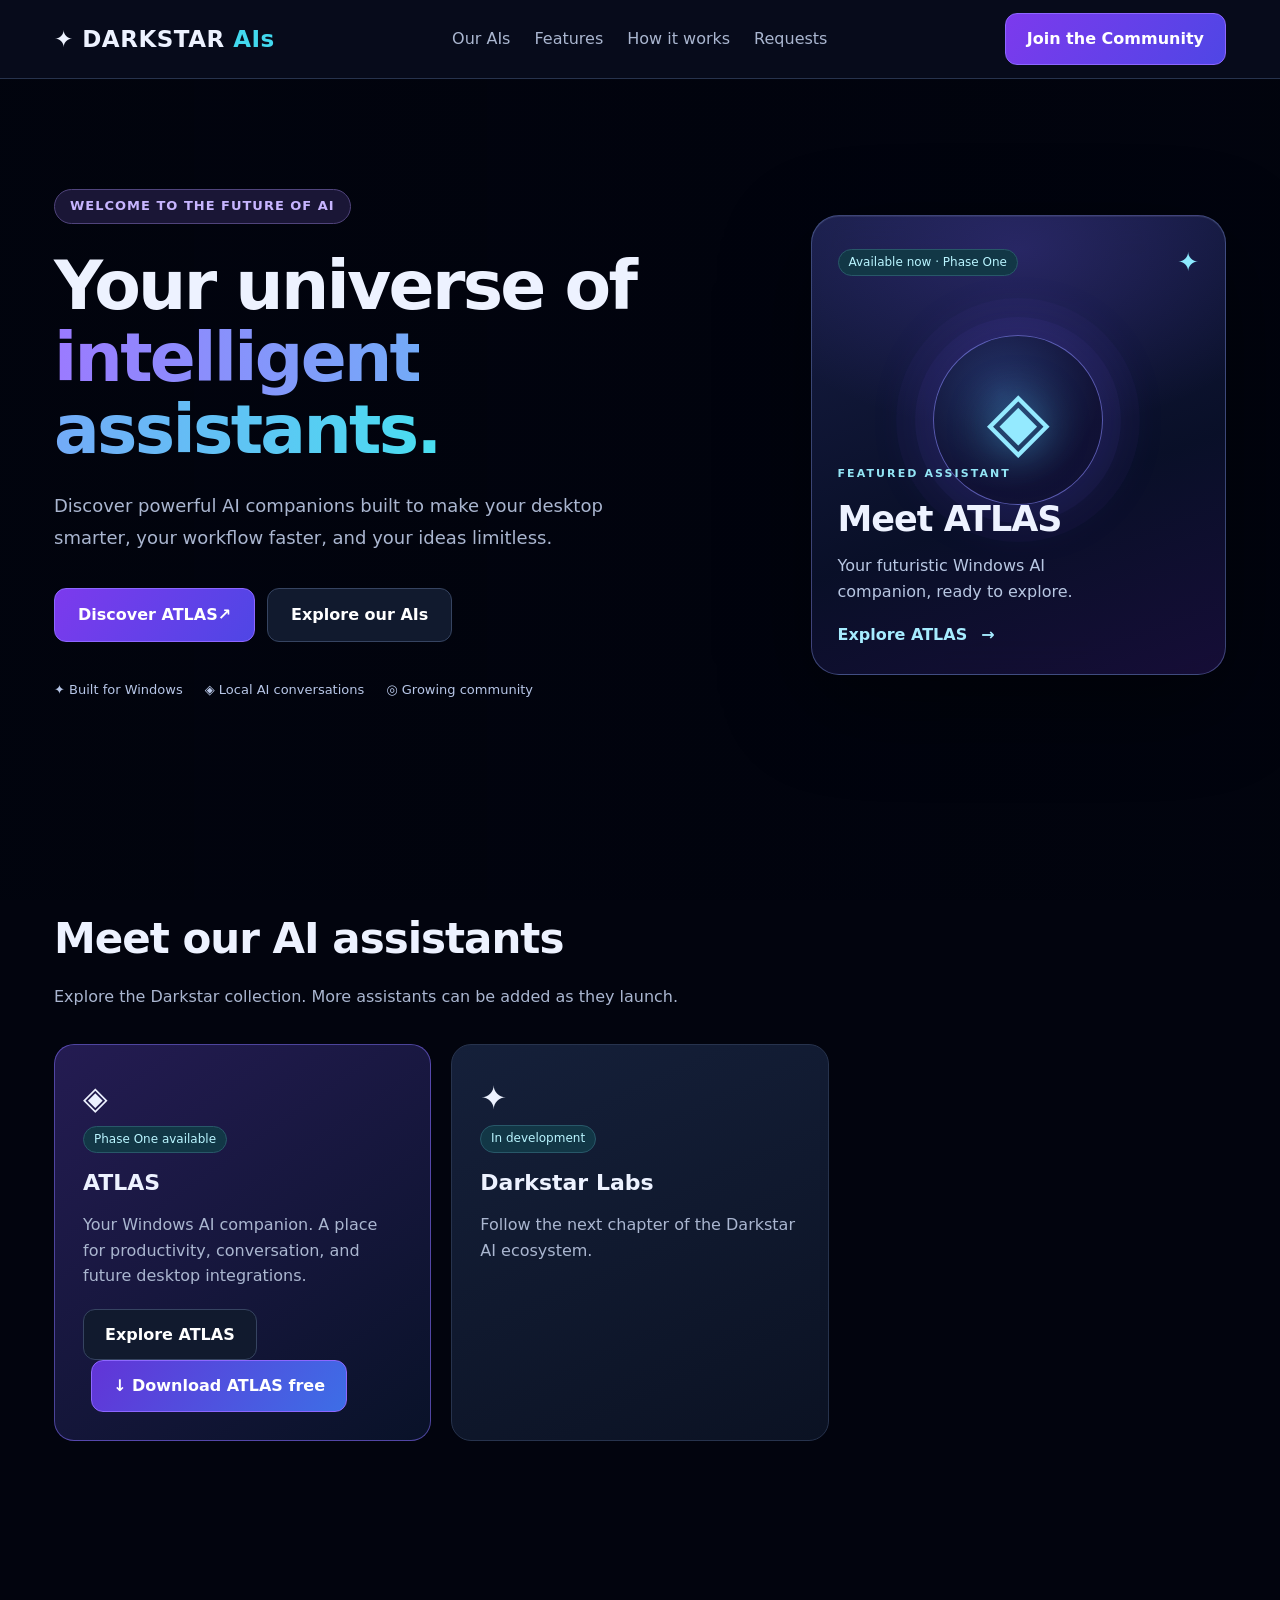
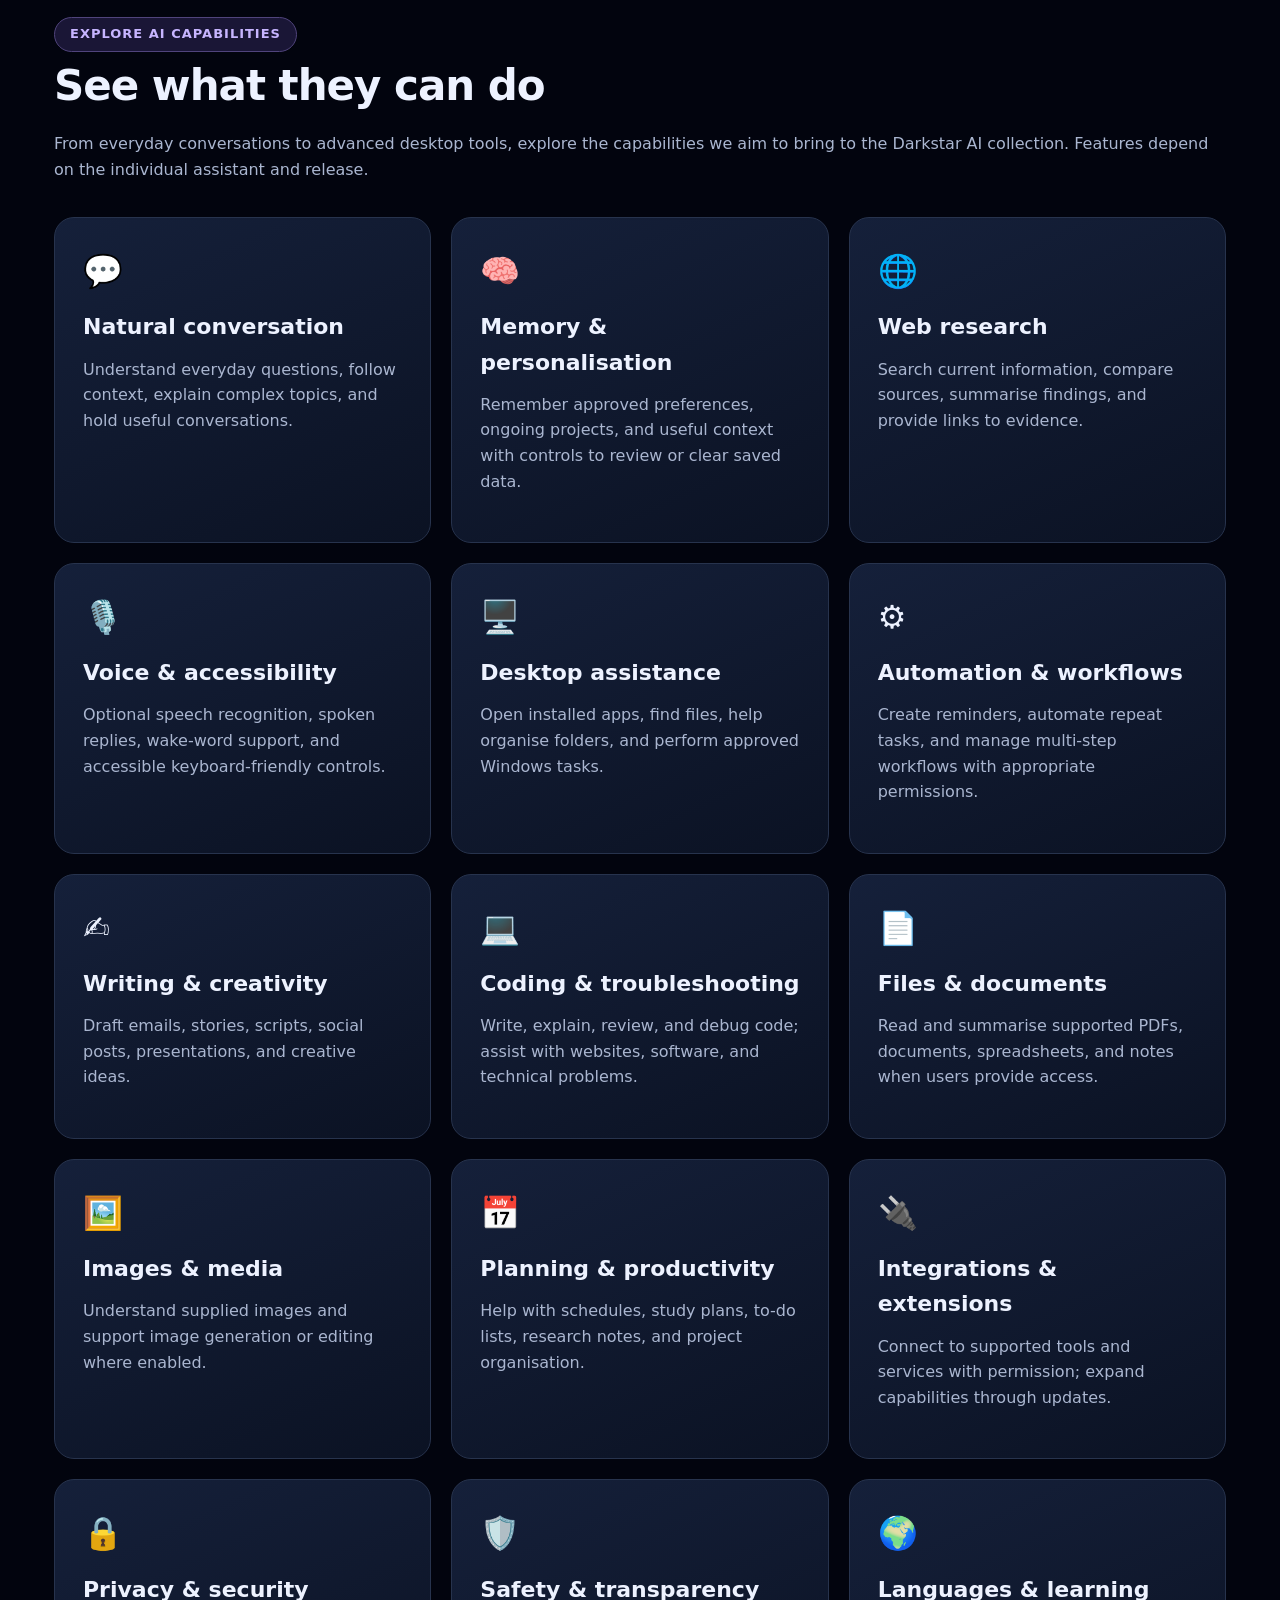
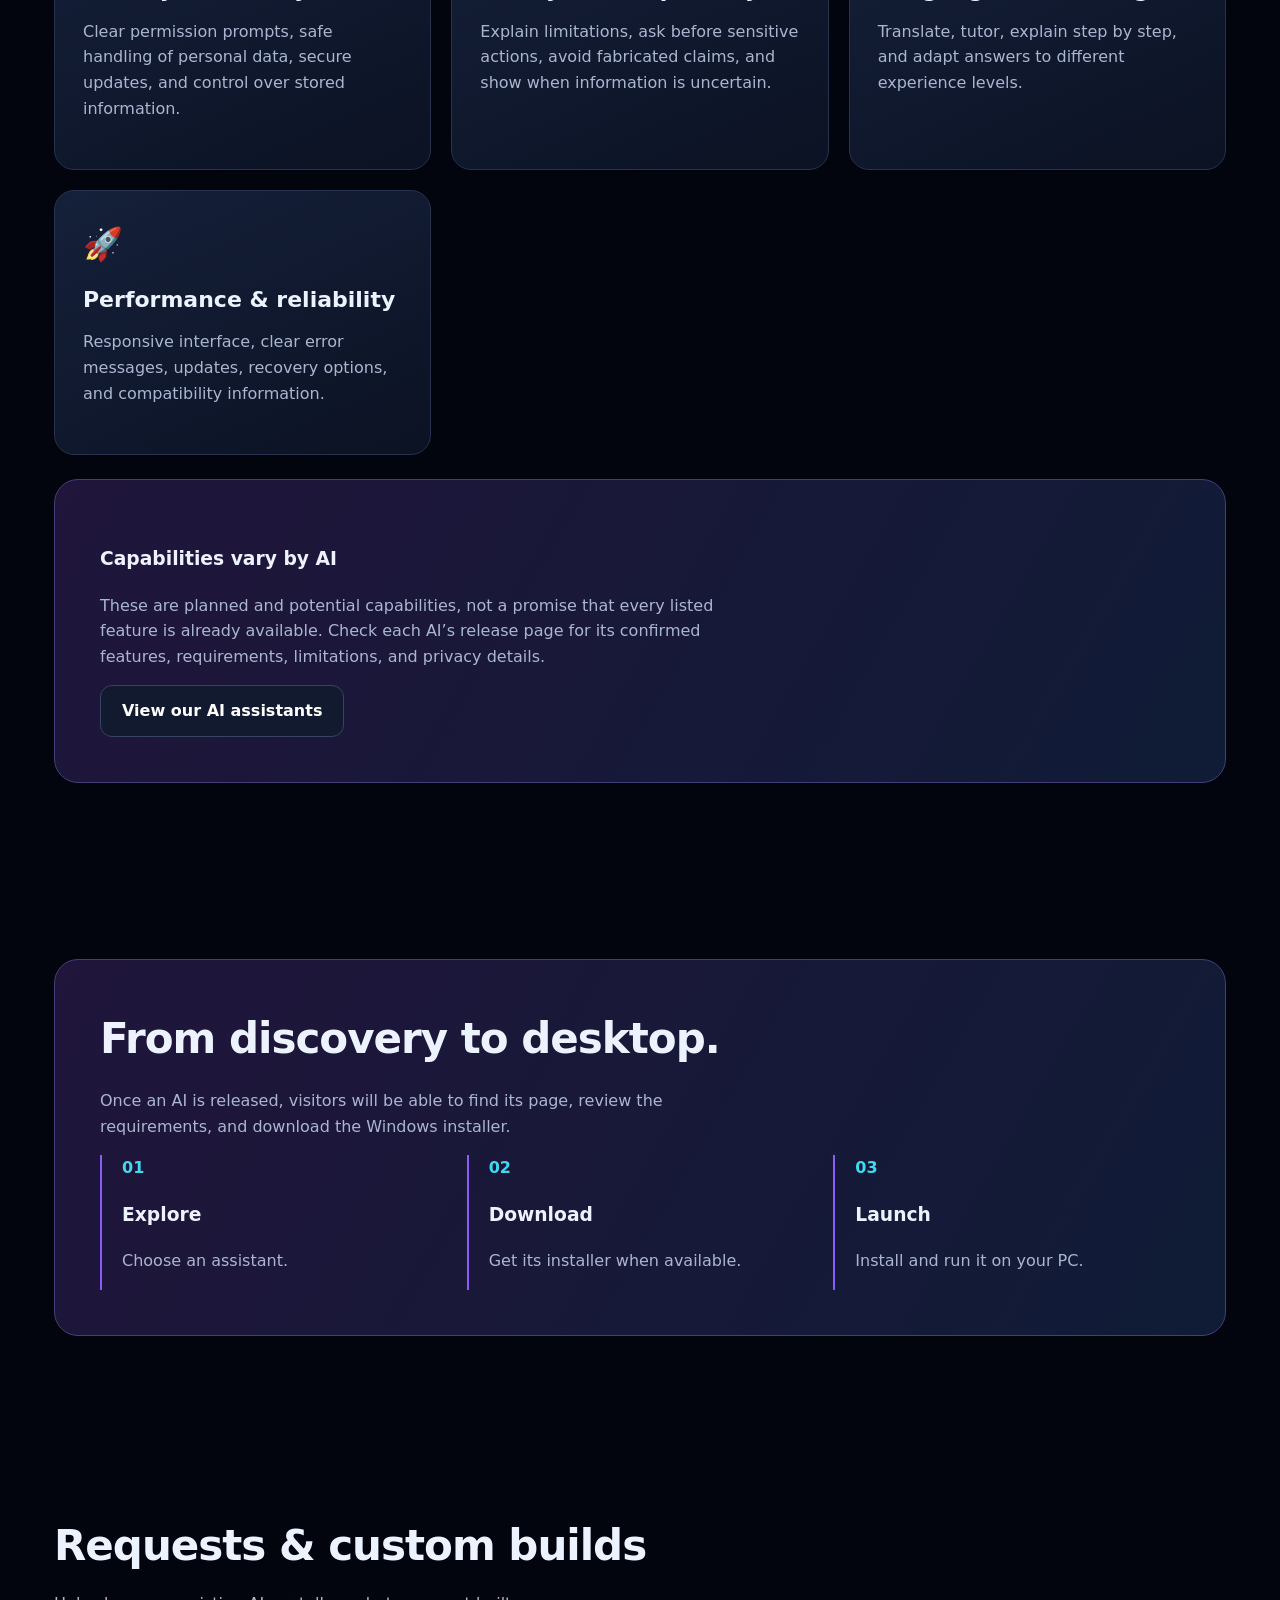
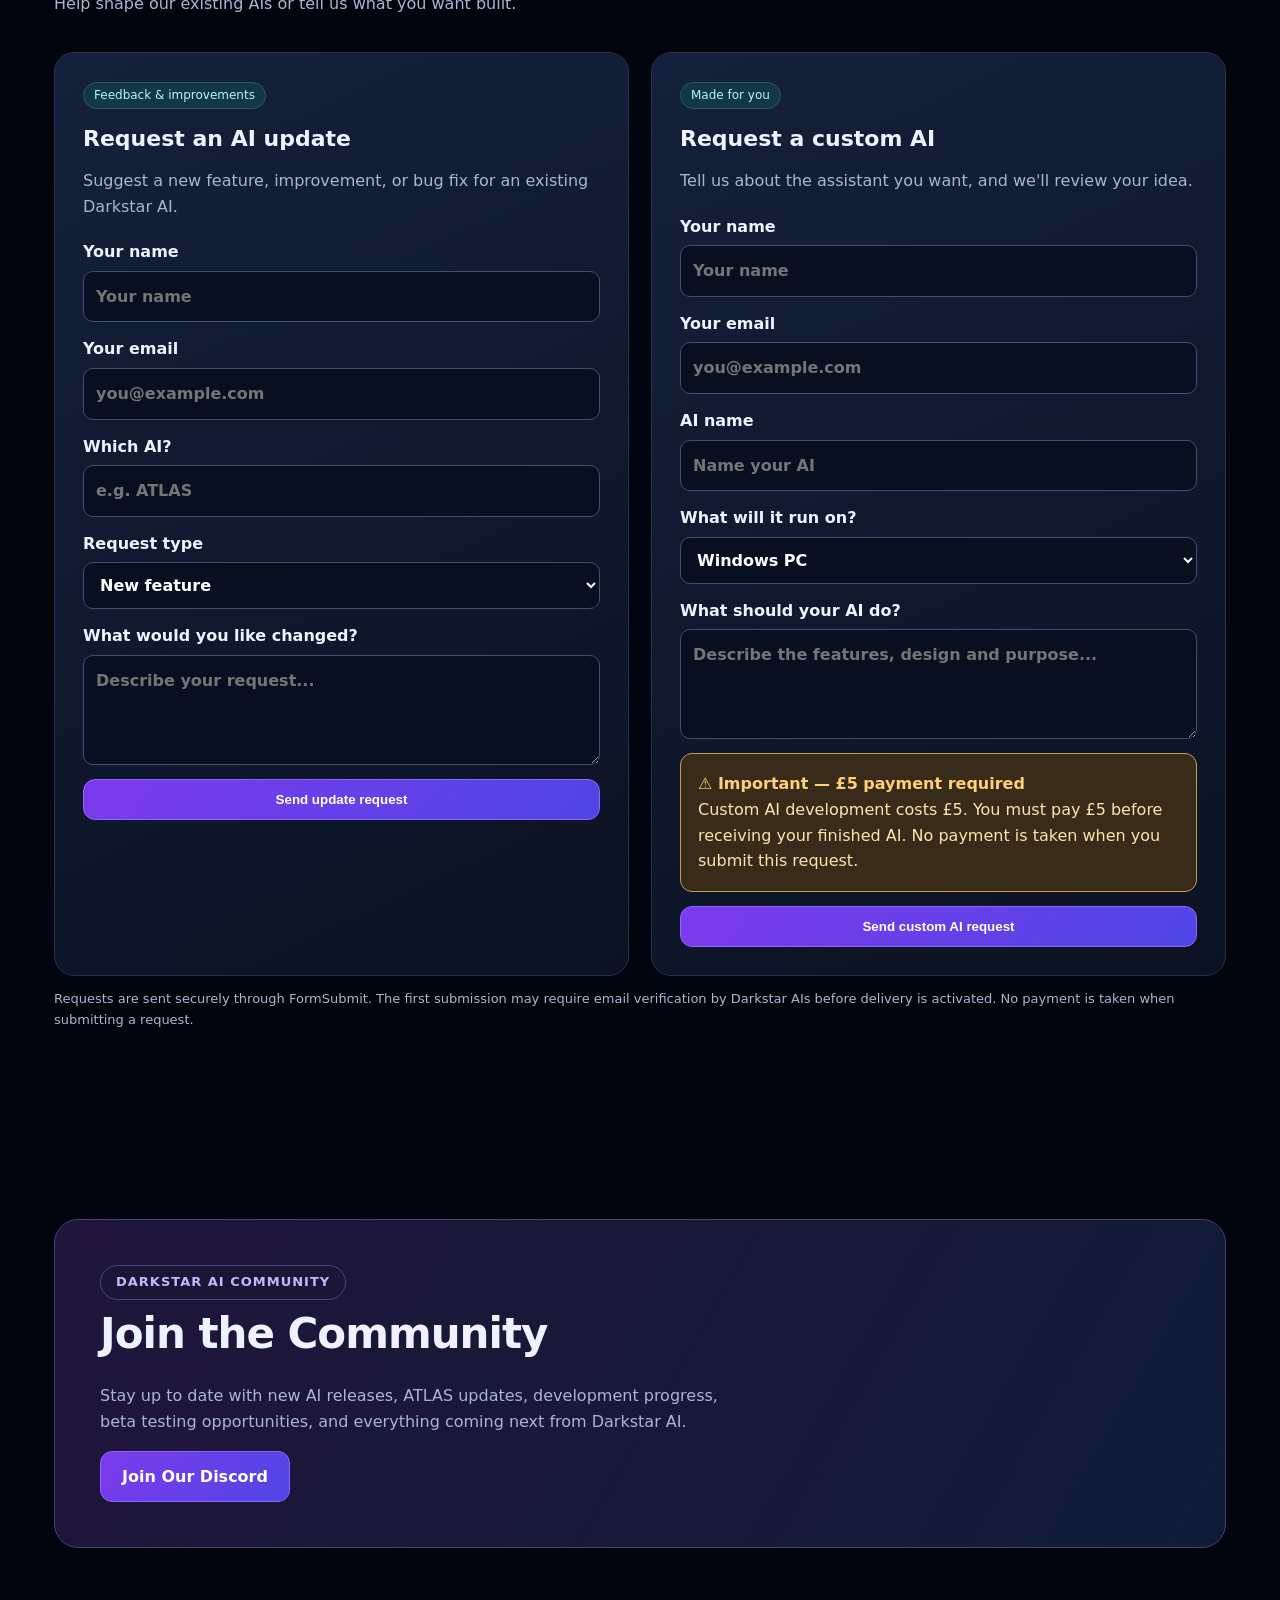
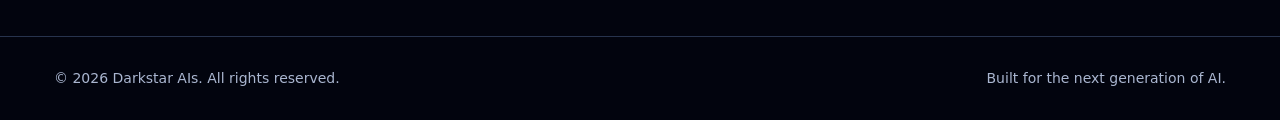
<file: index.html>
<!doctype html><html lang="en"><head><meta charset="utf-8"><meta name="viewport" content="width=device-width, initial-scale=1"><meta name="description" content="Darkstar AIs — discover next-generation desktop AI assistants."><title>Darkstar AIs — Your AI Universe</title><style>:root{color-scheme:dark;--bg:#060917;--card:#10182b;--line:#27334d;--accent:#8b5cf6;--cyan:#42d9ef;--text:#edf2ff;--muted:#aab6d0}*{box-sizing:border-box}html{scroll-behavior:smooth}body{margin:0;background:radial-gradient(ellipse at 80% 0%,#241544 0%,transparent 42%),radial-gradient(ellipse at 0% 50%,#092943 0%,transparent 38%),var(--bg);font:16px/1.6 system-ui,Segoe UI,Arial,sans-serif;color:var(--text)}a{color:inherit;text-decoration:none}.wrap{max-width:1120px;margin:auto;padding:0 24px}header{position:sticky;top:0;z-index:3;background:#080d1de8;backdrop-filter:blur(12px);border-bottom:1px solid var(--line)}nav{min-height:74px;display:flex;align-items:center;justify-content:space-between;gap:20px}.brand{font-size:23px;font-weight:850;letter-spacing:.5px}.brand span{color:var(--cyan)}.navlinks{display:flex;gap:24px;color:var(--muted)}.navlinks a:hover{color:white}.btn{display:inline-flex;align-items:center;justify-content:center;border:1px solid #8d67ff;border-radius:12px;padding:12px 21px;background:linear-gradient(125deg,#7c3aed,#4f46e5);font-weight:700;cursor:pointer;color:white}.btn.secondary{background:#111a2e;border-color:#364461}.btn:hover{filter:brightness(1.16)}.hero{padding:115px 0 105px;text-align:center}.eyebrow{display:inline-block;border:1px solid #50447c;border-radius:99px;padding:6px 15px;background:#1a1636;color:#c7b5ff;font-size:13px;font-weight:700;letter-spacing:1px;text-transform:uppercase}h1{font-size:clamp(46px,8vw,84px);line-height:1.08;letter-spacing:-3px;margin:23px auto;max-width:850px}h1 em{font-style:normal;background:linear-gradient(90deg,#9b7aff,#49def0);background-clip:text;color:transparent}.lead{max-width:670px;margin:0 auto 32px;color:var(--muted);font-size:19px}.actions{display:flex;gap:14px;justify-content:center;flex-wrap:wrap}.glow{width:210px;height:210px;border-radius:50%;margin:55px auto 0;display:grid;place-items:center;background:radial-gradient(circle,#192f57 10%,#101126 60%,#0b1020 70%);border:2px solid #5542b9;box-shadow:0 0 70px #683bf35c,inset 0 0 45px #5030ae66;position:relative}.glow:before,.glow:after{content:"";position:absolute;border:1px solid #53479a;border-radius:50%;inset:-19px}.glow:after{inset:-37px;border-color:#253d68}.glow strong{font-size:65px;letter-spacing:-6px;color:#9ddff8}section{padding:78px 0}h2{font-size:clamp(30px,4vw,42px);letter-spacing:-1px;margin:0 0 12px}.sub{color:var(--muted);margin:0 0 35px}.grid{display:grid;grid-template-columns:repeat(3,1fr);gap:20px}.card{border:1px solid var(--line);background:linear-gradient(155deg,#15203a,#0b1223);border-radius:20px;padding:28px}.card .symbol{font-size:32px}.card h3{font-size:22px;margin:12px 0}.card p{color:var(--muted);margin:0 0 20px}.tag{display:inline-block;color:#b9f5ff;background:#123746;border:1px solid #285869;border-radius:99px;padding:3px 10px;font-size:12px}.panel{border:1px solid #443f79;border-radius:24px;padding:45px;background:linear-gradient(120deg,#20153b,#101c36)}.panel p{color:var(--muted);max-width:650px}.request-grid{display:grid;grid-template-columns:1fr 1fr;gap:22px}.request-form{display:grid;gap:14px}.request-form label{display:grid;gap:6px;font-weight:650}.request-form input,.request-form select,.request-form textarea{width:100%;background:#080f20;border:1px solid #415071;border-radius:10px;color:#fff;padding:12px;font:inherit}.request-form textarea{min-height:110px;resize:vertical}.warning{border:1px solid #c99b4d;background:#382b1a;border-radius:12px;padding:17px;color:#ffe4ae}.warning strong{display:block;color:#ffcf79}.form-note{font-size:13px;color:var(--muted)}.steps{display:grid;grid-template-columns:repeat(3,1fr);gap:20px}.step{border-left:2px solid var(--accent);padding-left:20px}.step b{color:var(--cyan)}footer{border-top:1px solid var(--line);padding:30px 0;color:var(--muted);font-size:14px}.footer{display:flex;justify-content:space-between;gap:12px;flex-wrap:wrap}#notice{display:none;margin-top:15px;color:#b5eefa}@media(max-width:720px){.navlinks{gap:12px;font-size:13px}.navlinks a:last-child{display:none}.hero{padding:80px 0}.grid,.steps,.request-grid{grid-template-columns:1fr}.panel{padding:28px}h1{letter-spacing:-1.5px}}
/* Darkstar deep-space photography: remove all artificial planet circles. */
body{background:#02040e;min-height:100vh;isolation:isolate}
body::before{content:"";position:fixed;inset:0;z-index:-1;pointer-events:none;background:linear-gradient(90deg,rgba(2,4,14,.77),rgba(2,4,14,.58) 55%,rgba(2,4,14,.72)),url("https://cdn.esawebb.org/archives/images/screen/pillarsofcreation_composite.jpg") center center / cover no-repeat;opacity:.9}
body::after,main::before{content:none!important;display:none!important}
main{position:relative}
.card,.panel,.notice{backdrop-filter:blur(8px)}

/* Actual planet photography: Jupiter and Apollo 17 Earth, no synthetic circles or dark borders. */
body::after{content:"";display:block!important;position:fixed;right:-110px;top:12vh;width:clamp(290px,38vw,520px);aspect-ratio:1;z-index:-1;pointer-events:none;background:url("https://upload.wikimedia.org/wikipedia/commons/e/e2/Jupiter.jpg") center/cover no-repeat;mask-image:radial-gradient(circle at center,#000 0 42%,transparent 47%);-webkit-mask-image:radial-gradient(circle at center,#000 0 42%,transparent 47%);opacity:.86;filter:drop-shadow(0 0 16px rgba(250,200,160,.2))}
main::before{content:"";display:block!important;position:absolute;left:-85px;top:390px;width:210px;aspect-ratio:1;z-index:-1;pointer-events:none;background:url("https://upload.wikimedia.org/wikipedia/commons/9/97/The_Earth_seen_from_Apollo_17.jpg") center/cover no-repeat;mask-image:radial-gradient(circle at center,#000 0 42%,transparent 47%);-webkit-mask-image:radial-gradient(circle at center,#000 0 42%,transparent 47%);opacity:.82}
@media(max-width:720px){body::after{right:-130px;top:18vh;opacity:.56}main::before{left:-100px;opacity:.6}}

/* Planet visibility fix: keep photographic planets above page background but behind content. */
body{isolation:auto!important;position:relative}
body::before{z-index:0!important}
body::after{z-index:0!important;display:block!important;content:""!important;position:fixed!important;right:-85px!important;top:14vh!important;width:clamp(280px,34vw,470px)!important;height:clamp(280px,34vw,470px)!important;border-radius:50%!important;background-image:url("https://upload.wikimedia.org/wikipedia/commons/e/e2/Jupiter.jpg")!important;background-position:center!important;background-size:cover!important;opacity:.94!important;mask-image:radial-gradient(circle,#000 0 46%,transparent 49%)!important;-webkit-mask-image:radial-gradient(circle,#000 0 46%,transparent 49%)!important}
body>header,body>main,body>footer{position:relative;z-index:1}
main::before{z-index:0!important;display:block!important;content:""!important;position:absolute!important;top:330px!important;left:-90px!important;width:220px!important;height:220px!important;border-radius:50%!important;background-image:url("https://upload.wikimedia.org/wikipedia/commons/9/97/The_Earth_seen_from_Apollo_17.jpg")!important;background-position:center!important;background-size:cover!important;opacity:.9!important;mask-image:radial-gradient(circle,#000 0 46%,transparent 49%)!important;-webkit-mask-image:radial-gradient(circle,#000 0 46%,transparent 49%)!important}
main>.wrap,main>section{position:relative;z-index:1}
@media(max-width:720px){body::after{right:-150px!important;opacity:.6!important}main::before{left:-125px!important;opacity:.65!important}}

/* Planet removal: retain nebula photography only. */
body::after,main::before{content:none!important;display:none!important;background:none!important}

/* Layout refresh only: existing space background unchanged */
.wrap{max-width:1220px}
nav{min-height:78px}
.navlinks{align-items:center}
.navlinks a{transition:color .2s ease}
.hero{display:grid;grid-template-columns:minmax(0,1.25fr) minmax(330px,.75fr);align-items:center;gap:clamp(36px,5vw,78px);padding:110px 24px 116px;text-align:left;min-height:680px}
.hero-copy{min-width:0}
.hero h1{font-size:clamp(49px,5.3vw,78px);line-height:1.06;letter-spacing:-2.7px;margin:26px 0 24px;max-width:760px}
.hero .lead{margin:0 0 34px;max-width:590px;font-size:18px;line-height:1.8}
.hero .actions{justify-content:flex-start;gap:12px}
.hero .actions .btn{min-height:50px;padding:13px 23px}
.hero-meta{display:flex;flex-wrap:wrap;gap:13px 22px;margin-top:38px;color:#b7c6e7;font-size:13px}
.hero-meta span{white-space:nowrap}
.hero-feature{position:relative;overflow:hidden;min-height:460px;border:1px solid rgba(143,165,247,.36);border-radius:28px;background:linear-gradient(160deg,rgba(25,32,73,.92),rgba(10,17,43,.91) 60%,rgba(23,14,58,.93));box-shadow:0 28px 90px rgba(0,0,0,.42),inset 0 1px rgba(255,255,255,.08);backdrop-filter:blur(20px);padding:26px;display:flex;flex-direction:column;justify-content:space-between}
.hero-feature::before{content:"";position:absolute;inset:-35% -25% auto;height:85%;background:radial-gradient(ellipse,rgba(116,87,252,.21),transparent 66%);pointer-events:none}
.feature-top,.feature-bottom{position:relative;z-index:1}
.feature-top{display:flex;align-items:center;justify-content:space-between;gap:12px}
.feature-star{font-size:26px;color:#8deaff}
.feature-orb{position:absolute;top:26%;left:50%;transform:translateX(-50%);width:170px;height:170px;border-radius:50%;border:1px solid rgba(137,135,255,.6);background:radial-gradient(circle at 40% 35%,rgba(87,154,251,.22),rgba(18,18,55,.85) 65%);box-shadow:0 0 0 18px rgba(111,94,238,.055),0 0 0 37px rgba(111,94,238,.035),0 0 65px rgba(103,73,249,.2);display:grid;place-items:center}
.feature-orb span{font-size:82px;color:#94eaff;filter:drop-shadow(0 0 20px rgba(86,204,255,.6))}
.feature-label{font-size:11px;letter-spacing:.19em;font-weight:800;color:#93e5f5}
.feature-bottom h2{font-size:35px;margin:6px 0}
.feature-bottom p{color:#b8c7e3;margin:0 0 18px;max-width:290px}
.feature-link{display:inline-flex;gap:14px;align-items:center;font-weight:750;color:#a6ecff}
#assistants,#features,#how,#requests,#community{position:relative}
#assistants>.wrap>h2,#features>.wrap>h2{max-width:730px}
#assistants .grid .card:first-child{border-color:rgba(132,112,253,.53)!important;background:linear-gradient(145deg,rgba(39,30,88,.92),rgba(10,20,44,.9))!important}
section{padding:88px 0}
@media(max-width:900px){.hero{grid-template-columns:1fr;min-height:auto;gap:45px;padding-top:88px;padding-bottom:90px}.hero-feature{max-width:560px;width:100%;min-height:390px}.feature-orb{top:19%}}
@media(max-width:720px){nav{flex-wrap:wrap;padding:13px 0}.navlinks{order:3;width:100%;justify-content:space-between;gap:10px}.navlinks a:last-child{display:inline}.hero{padding:66px 24px 80px}.hero h1{font-size:clamp(44px,9vw,64px);letter-spacing:-1.7px}.hero .lead{font-size:17px}.hero-meta{margin-top:25px}.hero-feature{min-height:380px}.feature-orb{width:140px;height:140px}.feature-orb span{font-size:65px}section{padding:64px 0}}

.atlas-download-link{margin-left:8px;background:linear-gradient(125deg,#6234d7,#3d6ee6)}
@media(max-width:720px){.atlas-download-link{margin:12px 0 0}}
</style></head><body><header><div class="wrap"><nav><a class="brand" href="#top">✦ DARKSTAR <span>AIs</span></a><div class="navlinks"><a href="#assistants">Our AIs</a><a href="#features">Features</a><a href="#how">How it works</a><a href="#requests">Requests</a></div><a class="btn" href="https://discord.gg/D59r4F8wMC" target="_blank" rel="noopener noreferrer">Join the Community</a></nav></div></header><main id="top"><div class="wrap hero"><div class="hero-copy"><span class="eyebrow">Welcome to the future of AI</span><h1>Your universe of <em>intelligent assistants.</em></h1><p class="lead">Discover powerful AI companions built to make your desktop smarter, your workflow faster, and your ideas limitless.</p><div class="actions"><a class="btn" href="/atlas.html">Discover ATLAS <span aria-hidden="true">↗</span></a><a class="btn secondary" href="#assistants">Explore our AIs</a></div><div class="hero-meta"><span>✦ Built for Windows</span><span>◈ Local AI conversations</span><span>◎ Growing community</span></div></div><aside class="hero-feature" aria-label="Featured AI assistant"><div class="feature-top"><span class="tag">Available now · Phase One</span><span class="feature-star" aria-hidden="true">✦</span></div><div class="feature-orb" aria-hidden="true"><span>◈</span></div><div class="feature-bottom"><span class="feature-label">FEATURED ASSISTANT</span><h2>Meet ATLAS</h2><p>Your futuristic Windows AI companion, ready to explore.</p><a href="/atlas.html" class="feature-link">Explore ATLAS <span aria-hidden="true">→</span></a></div></aside></div><section id="assistants"><div class="wrap"><h2>Meet our AI assistants</h2><p class="sub">Explore the Darkstar collection. More assistants can be added as they launch.</p><div class="grid"><article class="card"><div class="symbol">◈</div><span class="tag">Phase One available</span><h3>ATLAS</h3><p>Your Windows AI companion. A place for productivity, conversation, and future desktop integrations.</p><a class="btn secondary" href="/atlas.html">Explore ATLAS</a><a class="btn atlas-download-link" href="https://github.com/DarkStar-AIs/darkstar-ais/releases/download/v1.0.0/ATLAS-Setup-Windows.exe" aria-label="Download ATLAS Windows installer directly">↓ Download ATLAS free</a></article><article class="card"><div class="symbol">✦</div><span class="tag">In development</span><h3>Darkstar Labs</h3><p>Follow the next chapter of the Darkstar AI ecosystem.</p></article></div><p id="notice" role="status">ATLAS Phase One is available now. Visit the ATLAS page to download the Windows installer.</p></div></section><section id="features"><div class="wrap"><span class="eyebrow">Explore AI capabilities</span><h2>See what they can do</h2><p class="sub">From everyday conversations to advanced desktop tools, explore the capabilities we aim to bring to the Darkstar AI collection. Features depend on the individual assistant and release.</p><div class="grid"><article class="card"><div class="symbol">💬</div><h3>Natural conversation</h3><p>Understand everyday questions, follow context, explain complex topics, and hold useful conversations.</p></article><article class="card"><div class="symbol">🧠</div><h3>Memory & personalisation</h3><p>Remember approved preferences, ongoing projects, and useful context with controls to review or clear saved data.</p></article><article class="card"><div class="symbol">🌐</div><h3>Web research</h3><p>Search current information, compare sources, summarise findings, and provide links to evidence.</p></article><article class="card"><div class="symbol">🎙️</div><h3>Voice & accessibility</h3><p>Optional speech recognition, spoken replies, wake-word support, and accessible keyboard-friendly controls.</p></article><article class="card"><div class="symbol">🖥️</div><h3>Desktop assistance</h3><p>Open installed apps, find files, help organise folders, and perform approved Windows tasks.</p></article><article class="card"><div class="symbol">⚙️</div><h3>Automation & workflows</h3><p>Create reminders, automate repeat tasks, and manage multi-step workflows with appropriate permissions.</p></article><article class="card"><div class="symbol">✍️</div><h3>Writing & creativity</h3><p>Draft emails, stories, scripts, social posts, presentations, and creative ideas.</p></article><article class="card"><div class="symbol">💻</div><h3>Coding & troubleshooting</h3><p>Write, explain, review, and debug code; assist with websites, software, and technical problems.</p></article><article class="card"><div class="symbol">📄</div><h3>Files & documents</h3><p>Read and summarise supported PDFs, documents, spreadsheets, and notes when users provide access.</p></article><article class="card"><div class="symbol">🖼️</div><h3>Images & media</h3><p>Understand supplied images and support image generation or editing where enabled.</p></article><article class="card"><div class="symbol">📅</div><h3>Planning & productivity</h3><p>Help with schedules, study plans, to-do lists, research notes, and project organisation.</p></article><article class="card"><div class="symbol">🔌</div><h3>Integrations & extensions</h3><p>Connect to supported tools and services with permission; expand capabilities through updates.</p></article><article class="card"><div class="symbol">🔒</div><h3>Privacy & security</h3><p>Clear permission prompts, safe handling of personal data, secure updates, and control over stored information.</p></article><article class="card"><div class="symbol">🛡️</div><h3>Safety & transparency</h3><p>Explain limitations, ask before sensitive actions, avoid fabricated claims, and show when information is uncertain.</p></article><article class="card"><div class="symbol">🌍</div><h3>Languages & learning</h3><p>Translate, tutor, explain step by step, and adapt answers to different experience levels.</p></article><article class="card"><div class="symbol">🚀</div><h3>Performance & reliability</h3><p>Responsive interface, clear error messages, updates, recovery options, and compatibility information.</p></article></div><div class="panel" style="margin-top:24px"><h3>Capabilities vary by AI</h3><p>These are planned and potential capabilities, not a promise that every listed feature is already available. Check each AI’s release page for its confirmed features, requirements, limitations, and privacy details.</p><a class="btn secondary" href="#assistants">View our AI assistants</a></div></div></section><section id="how"><div class="wrap"><div class="panel"><h2>From discovery to desktop.</h2><p>Once an AI is released, visitors will be able to find its page, review the requirements, and download the Windows installer.</p><div class="steps"><div class="step"><b>01</b><h3>Explore</h3><p>Choose an assistant.</p></div><div class="step"><b>02</b><h3>Download</h3><p>Get its installer when available.</p></div><div class="step"><b>03</b><h3>Launch</h3><p>Install and run it on your PC.</p></div></div></div></div></section><section id="requests"><div class="wrap"><h2>Requests & custom builds</h2><p class="sub">Help shape our existing AIs or tell us what you want built.</p><div class="request-grid"><article class="card"><span class="tag">Feedback & improvements</span><h3>Request an AI update</h3><p>Suggest a new feature, improvement, or bug fix for an existing Darkstar AI.</p><form class="request-form" id="update-form" action="https://formsubmit.co/darkstars5771@gmail.com" method="POST"><input type="hidden" name="_next" value="https://darkstar-ais.github.io/darkstar-ais/"><input type="hidden" name="_subject" value="Darkstar AIs - Update Request"><input type="hidden" name="_template" value="table"><input type="hidden" name="request_category" value="AI update request"><label>Your name<input name="name" required maxlength="100" placeholder="Your name"></label><label>Your email<input name="email" type="email" required placeholder="you@example.com"></label><label>Which AI?<input name="ai" required maxlength="100" placeholder="e.g. ATLAS"></label><label>Request type<select name="type" required><option value="Feature request">New feature</option><option value="Bug report">Bug fix</option><option value="Improvement">Improvement</option></select></label><label>What would you like changed?<textarea name="details" required maxlength="4000" placeholder="Describe your request..."></textarea></label><button class="btn" type="submit">Send update request</button></form></article><article class="card"><span class="tag">Made for you</span><h3>Request a custom AI</h3><p>Tell us about the assistant you want, and we'll review your idea.</p><form class="request-form" id="custom-form" action="https://formsubmit.co/darkstars5771@gmail.com" method="POST"><input type="hidden" name="_next" value="https://darkstar-ais.github.io/darkstar-ais/"><input type="hidden" name="_subject" value="Darkstar AIs - Custom AI Request"><input type="hidden" name="_template" value="table"><input type="hidden" name="request_category" value="Custom AI request - £5 payable before delivery"><label>Your name<input name="name" required maxlength="100" placeholder="Your name"></label><label>Your email<input name="email" type="email" required placeholder="you@example.com"></label><label>AI name<input name="ai" required maxlength="100" placeholder="Name your AI"></label><label>What will it run on?<select name="platform" required><option value="Windows PC">Windows PC</option><option value="Web">Website / browser</option><option value="Other">Other / discuss with me</option></select></label><label>What should your AI do?<textarea name="details" required maxlength="4000" placeholder="Describe the features, design and purpose..."></textarea></label><div class="warning" role="note"><strong>⚠ Important — £5 payment required</strong>Custom AI development costs £5. You must pay £5 before receiving your finished AI. No payment is taken when you submit this request.</div><button class="btn" type="submit">Send custom AI request</button></form></article></div><p class="form-note" id="request-status" role="status" aria-live="polite">Requests are sent securely through FormSubmit. The first submission may require email verification by Darkstar AIs before delivery is activated. No payment is taken when submitting a request.</p></div></section><section id="community"><div class="wrap"><div class="panel"><span class="eyebrow">Darkstar AI Community</span><h2>Join the Community</h2><p>Stay up to date with new AI releases, ATLAS updates, development progress, beta testing opportunities, and everything coming next from Darkstar AI.</p><a class="btn" href="https://discord.gg/D59r4F8wMC" target="_blank" rel="noopener noreferrer">Join Our Discord</a></div></div></section></main><footer><div class="wrap footer"><span>© <span id="year"></span> Darkstar AIs. All rights reserved.</span><span>Built for the next generation of AI.</span></div></footer><script>document.getElementById('year').textContent=new Date().getFullYear();function showNotice(){document.getElementById('notice').style.display='block';document.getElementById('notice').scrollIntoView({behavior:'smooth',block:'nearest'})}
for(const form of document.querySelectorAll('.request-form')){
  form.addEventListener('submit',async function(event){
    event.preventDefault();
    const status=document.getElementById('request-status');
    const button=form.querySelector('button[type="submit"]');
    const original=button.textContent;
    button.disabled=true;button.textContent='Sending request...';
    status.textContent='Sending your request. Please wait...';
    try{
      const response=await fetch('https://formsubmit.co/ajax/darkstars5771@gmail.com',{
        method:'POST',body:new FormData(form),headers:{'Accept':'application/json'}
      });
      const result=await response.json();
      if(!response.ok||result.success===false||result.success==='false'){
        throw new Error(result.message||'The request could not be sent.');
      }
      status.textContent='Your request was submitted. If this is the first submission, the website owner may need to activate FormSubmit by email before delivery works.';
      form.reset();
    }catch(error){
      status.textContent='We could not confirm your request was sent. Please try again later. '+(error.message||'');
    }finally{
      button.disabled=false;button.textContent=original;
      status.scrollIntoView({behavior:'smooth',block:'center'});
    }
  });
}</script></body></html>
</file>
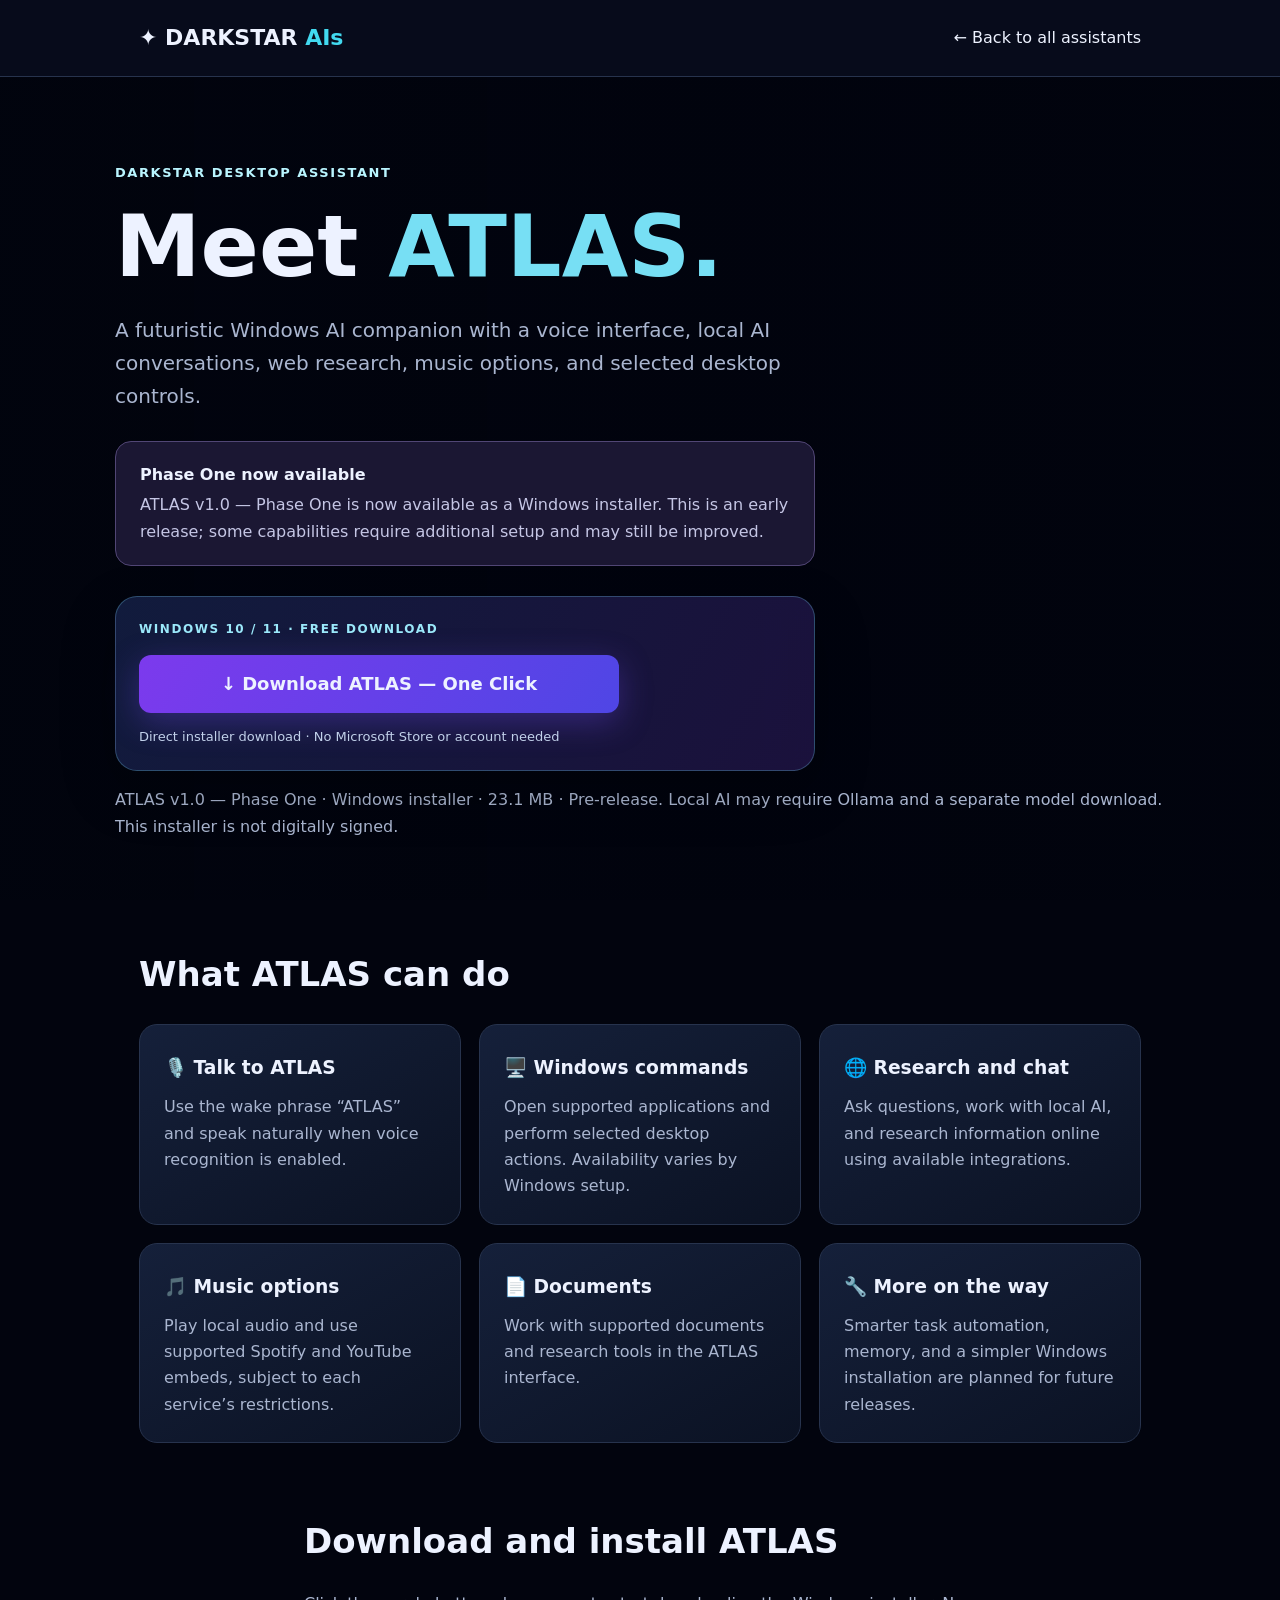
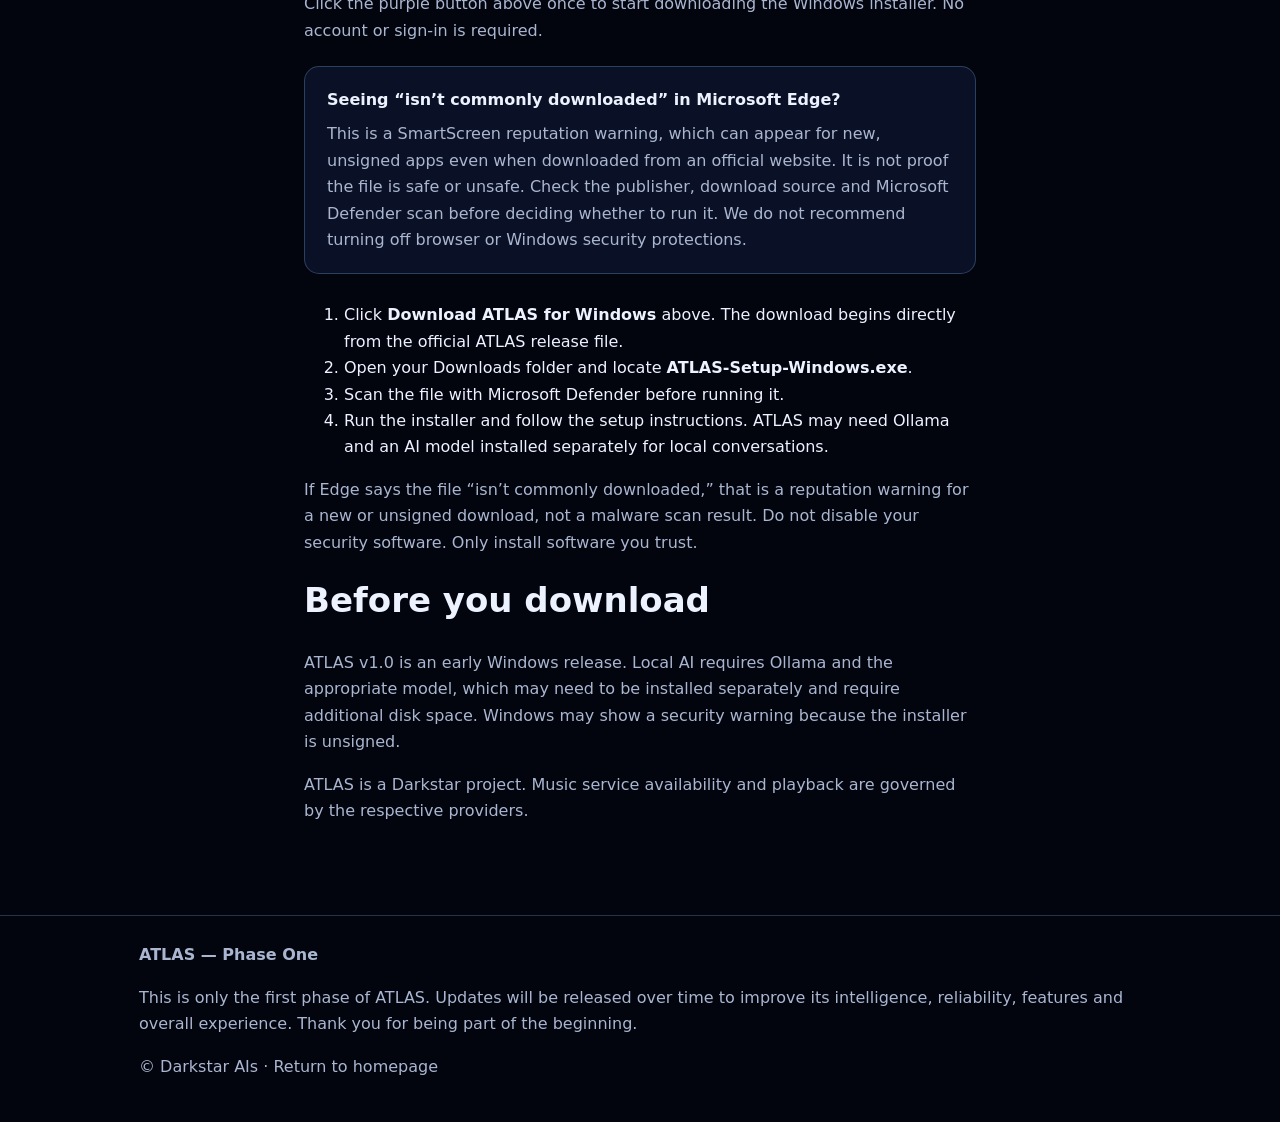
<file: atlas.html>
<!doctype html>
<html lang="en"><head><meta charset="utf-8"><meta name="viewport" content="width=device-width, initial-scale=1"><meta name="description" content="ATLAS for Windows — the Darkstar desktop AI assistant."><title>ATLAS for Windows | Darkstar AIs</title>
<style>:root{color-scheme:dark;--bg:#060917;--panel:#10182b;--line:#27334d;--cyan:#42d9ef;--muted:#aab6d0}*{box-sizing:border-box}body{margin:0;background:radial-gradient(ellipse at 80% 0%,#241544 0%,transparent 42%),radial-gradient(ellipse at 0% 50%,#092943 0%,transparent 38%),var(--bg);font:16px/1.65 system-ui,Segoe UI,Arial,sans-serif;color:#edf2ff}a{color:inherit;text-decoration:none}.wrap{max-width:1050px;margin:auto;padding:0 24px}header{border-bottom:1px solid var(--line);background:#080d1de8}nav{min-height:76px;display:flex;align-items:center;justify-content:space-between;gap:16px}.brand{font-weight:850;font-size:22px}.brand span{color:var(--cyan)}.button{display:inline-flex;padding:12px 22px;border-radius:12px;background:linear-gradient(120deg,#7c3aed,#4f46e5);font-weight:700}.button.disabled{background:#30384f;color:#c5cadd;cursor:not-allowed}.hero{padding:85px 0 55px}.eyebrow{color:#b9f5ff;font-size:13px;letter-spacing:.12em;font-weight:750;text-transform:uppercase}h1{font-size:clamp(50px,8vw,86px);line-height:1.1;margin:16px 0}h1 span{color:#77dff4}.lead{max-width:700px;font-size:20px;color:var(--muted)}.notice{border:1px solid #514675;border-radius:16px;padding:20px 24px;background:#1b1733;max-width:700px;margin:28px 0}.notice strong{display:block;margin-bottom:4px}.notice p{margin:0;color:#c5c6e5}.grid{display:grid;grid-template-columns:repeat(3,1fr);gap:18px}.card{background:linear-gradient(150deg,#15203a,#0b1223);border:1px solid var(--line);padding:24px;border-radius:18px}.card h3{margin:4px 0 10px}.card p{color:var(--muted);margin:0}section{padding:35px 0}h2{font-size:34px;margin:0 0 22px}.muted{color:var(--muted)}.requirements{max-width:720px}footer{border-top:1px solid var(--line);padding:26px 0;margin-top:40px;color:var(--muted)}@media(max-width:750px){.grid{grid-template-columns:1fr}.hero{padding-top:55px}}
/* Darkstar deep-space photography: remove all artificial planet circles. */
body{background:#02040e;min-height:100vh;isolation:isolate}
body::before{content:"";position:fixed;inset:0;z-index:-1;pointer-events:none;background:linear-gradient(90deg,rgba(2,4,14,.77),rgba(2,4,14,.58) 55%,rgba(2,4,14,.72)),url("https://cdn.esawebb.org/archives/images/screen/pillarsofcreation_composite.jpg") center center / cover no-repeat;opacity:.9}
body::after,main::before{content:none!important;display:none!important}
main{position:relative}
.card,.panel,.notice{backdrop-filter:blur(8px)}

/* Actual planet photography: Jupiter and Apollo 17 Earth, no synthetic circles or dark borders. */
body::after{content:"";display:block!important;position:fixed;right:-110px;top:12vh;width:clamp(290px,38vw,520px);aspect-ratio:1;z-index:-1;pointer-events:none;background:url("https://upload.wikimedia.org/wikipedia/commons/e/e2/Jupiter.jpg") center/cover no-repeat;mask-image:radial-gradient(circle at center,#000 0 42%,transparent 47%);-webkit-mask-image:radial-gradient(circle at center,#000 0 42%,transparent 47%);opacity:.86;filter:drop-shadow(0 0 16px rgba(250,200,160,.2))}
main::before{content:"";display:block!important;position:absolute;left:-85px;top:390px;width:210px;aspect-ratio:1;z-index:-1;pointer-events:none;background:url("https://upload.wikimedia.org/wikipedia/commons/9/97/The_Earth_seen_from_Apollo_17.jpg") center/cover no-repeat;mask-image:radial-gradient(circle at center,#000 0 42%,transparent 47%);-webkit-mask-image:radial-gradient(circle at center,#000 0 42%,transparent 47%);opacity:.82}
@media(max-width:720px){body::after{right:-130px;top:18vh;opacity:.56}main::before{left:-100px;opacity:.6}}

/* Planet visibility fix: keep photographic planets above page background but behind content. */
body{isolation:auto!important;position:relative}
body::before{z-index:0!important}
body::after{z-index:0!important;display:block!important;content:""!important;position:fixed!important;right:-85px!important;top:14vh!important;width:clamp(280px,34vw,470px)!important;height:clamp(280px,34vw,470px)!important;border-radius:50%!important;background-image:url("https://upload.wikimedia.org/wikipedia/commons/e/e2/Jupiter.jpg")!important;background-position:center!important;background-size:cover!important;opacity:.94!important;mask-image:radial-gradient(circle,#000 0 46%,transparent 49%)!important;-webkit-mask-image:radial-gradient(circle,#000 0 46%,transparent 49%)!important}
body>header,body>main,body>footer{position:relative;z-index:1}
main::before{z-index:0!important;display:block!important;content:""!important;position:absolute!important;top:330px!important;left:-90px!important;width:220px!important;height:220px!important;border-radius:50%!important;background-image:url("https://upload.wikimedia.org/wikipedia/commons/9/97/The_Earth_seen_from_Apollo_17.jpg")!important;background-position:center!important;background-size:cover!important;opacity:.9!important;mask-image:radial-gradient(circle,#000 0 46%,transparent 49%)!important;-webkit-mask-image:radial-gradient(circle,#000 0 46%,transparent 49%)!important}
main>.wrap,main>section{position:relative;z-index:1}
@media(max-width:720px){body::after{right:-150px!important;opacity:.6!important}main::before{left:-125px!important;opacity:.65!important}}

/* Planet removal: retain nebula photography only. */
body::after,main::before{content:none!important;display:none!important;background:none!important}

/* One-click installer presentation */
.download-box{max-width:700px;margin:30px 0 16px;padding:23px;border-radius:22px;border:1px solid rgba(119,213,244,.28);background:linear-gradient(120deg,rgba(19,30,66,.9),rgba(31,20,69,.85));box-shadow:0 20px 55px rgba(0,0,0,.24);backdrop-filter:blur(12px)}
.download-kicker{font-size:12px;letter-spacing:.13em;color:#9be8fa;font-weight:800;margin-bottom:15px}
.download-main{display:flex;max-width:480px;min-height:58px;align-items:center;justify-content:center;text-align:center;font-size:18px;box-shadow:0 9px 32px rgba(111,73,234,.34)}
.download-main:hover{filter:brightness(1.15);transform:translateY(-2px)}
.download-caption{font-size:13px;color:#c2d1eb;margin:13px 0 0}
.download-help{margin:22px 0 28px;padding:20px 22px;border:1px solid rgba(121,172,225,.3);border-radius:15px;background:rgba(13,22,45,.78)}
.download-help p{color:var(--muted);margin:8px 0 0}
@media(max-width:750px){.download-box{padding:18px}.download-main{font-size:16px}}
</style></head>
<body><header><div class="wrap"><nav><a class="brand" href="/">✦ DARKSTAR <span>AIs</span></a><a href="/">← Back to all assistants</a></nav></div></header>
<main><div class="wrap hero"><div class="eyebrow">Darkstar desktop assistant</div><h1>Meet <span>ATLAS.</span></h1><p class="lead">A futuristic Windows AI companion with a voice interface, local AI conversations, web research, music options, and selected desktop controls.</p><div class="notice" role="status"><strong>Phase One now available</strong><p>ATLAS v1.0 — Phase One is now available as a Windows installer. This is an early release; some capabilities require additional setup and may still be improved.</p></div><div class="download-box"><div class="download-kicker">WINDOWS 10 / 11 · FREE DOWNLOAD</div><a class="button download-main" href="https://github.com/DarkStar-AIs/darkstar-ais/releases/download/v1.0.0/ATLAS-Setup-Windows.exe" aria-label="Download ATLAS Windows installer">↓ Download ATLAS — One Click</a><p class="download-caption">Direct installer download · No Microsoft Store or account needed</p></div><p class="muted">ATLAS v1.0 — Phase One · Windows installer · 23.1 MB · Pre-release. Local AI may require Ollama and a separate model download. This installer is not digitally signed.</p></div>
<section><div class="wrap"><h2>What ATLAS can do</h2><div class="grid"><div class="card"><h3>🎙️ Talk to ATLAS</h3><p>Use the wake phrase “ATLAS” and speak naturally when voice recognition is enabled.</p></div><div class="card"><h3>🖥️ Windows commands</h3><p>Open supported applications and perform selected desktop actions. Availability varies by Windows setup.</p></div><div class="card"><h3>🌐 Research and chat</h3><p>Ask questions, work with local AI, and research information online using available integrations.</p></div><div class="card"><h3>🎵 Music options</h3><p>Play local audio and use supported Spotify and YouTube embeds, subject to each service’s restrictions.</p></div><div class="card"><h3>📄 Documents</h3><p>Work with supported documents and research tools in the ATLAS interface.</p></div><div class="card"><h3>🔧 More on the way</h3><p>Smarter task automation, memory, and a simpler Windows installation are planned for future releases.</p></div></div></div></section>
<section><div class="wrap requirements"><h2>Download and install ATLAS</h2><p class="muted">Click the purple button above once to start downloading the Windows installer. No account or sign-in is required.</p><div class="download-help"><strong>Seeing “isn’t commonly downloaded” in Microsoft Edge?</strong><p>This is a SmartScreen reputation warning, which can appear for new, unsigned apps even when downloaded from an official website. It is not proof the file is safe or unsafe. Check the publisher, download source and Microsoft Defender scan before deciding whether to run it. We do not recommend turning off browser or Windows security protections.</p></div><ol><li>Click <strong>Download ATLAS for Windows</strong> above. The download begins directly from the official ATLAS release file.</li><li>Open your Downloads folder and locate <strong>ATLAS-Setup-Windows.exe</strong>.</li><li>Scan the file with Microsoft Defender before running it.</li><li>Run the installer and follow the setup instructions. ATLAS may need Ollama and an AI model installed separately for local conversations.</li></ol><p class="muted">If Edge says the file “isn’t commonly downloaded,” that is a reputation warning for a new or unsigned download, not a malware scan result. Do not disable your security software. Only install software you trust.</p><h2>Before you download</h2><p class="muted">ATLAS v1.0 is an early Windows release. Local AI requires Ollama and the appropriate model, which may need to be installed separately and require additional disk space. Windows may show a security warning because the installer is unsigned.</p><p class="muted">ATLAS is a Darkstar project. Music service availability and playback are governed by the respective providers.</p></div></section></main><footer><div class="wrap"><strong>ATLAS — Phase One</strong><p>This is only the first phase of ATLAS. Updates will be released over time to improve its intelligence, reliability, features and overall experience. Thank you for being part of the beginning.</p><p>© Darkstar AIs · <a href="/">Return to homepage</a></p></div></footer></body></html>
</file>
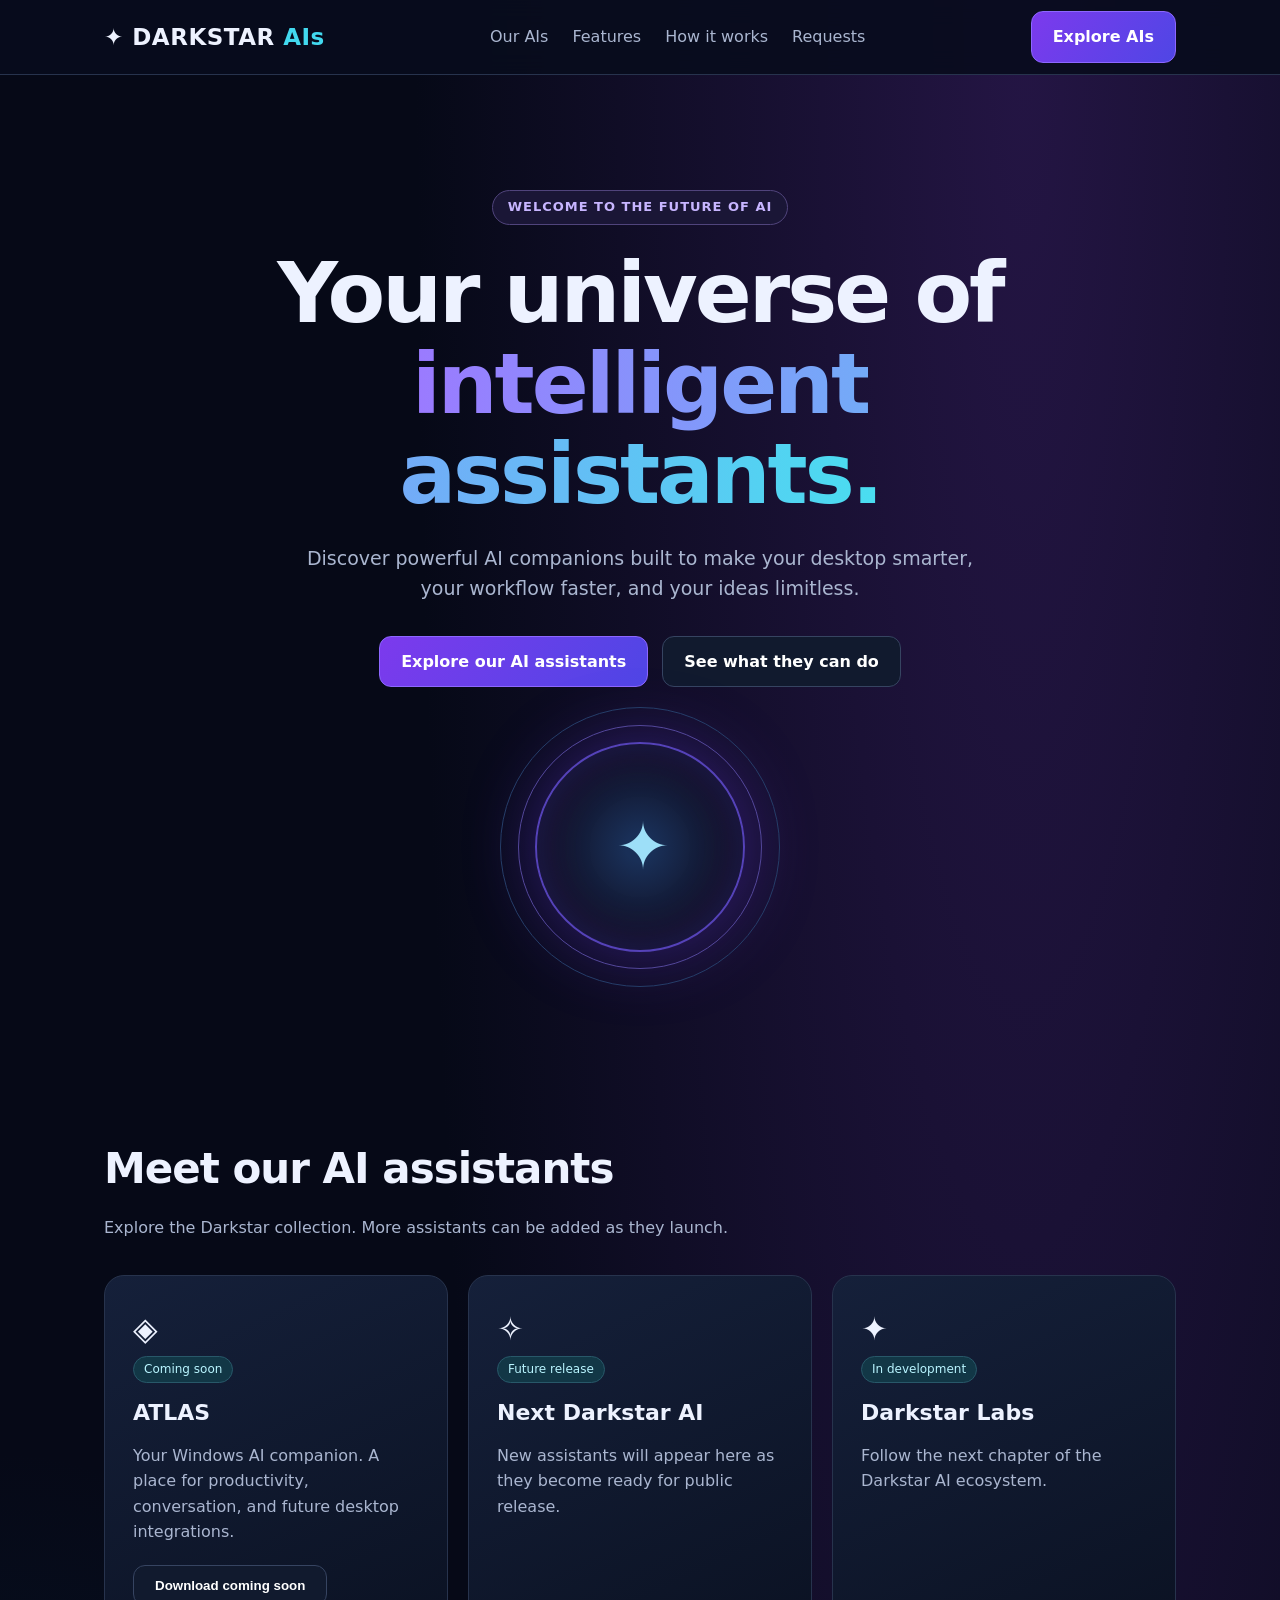
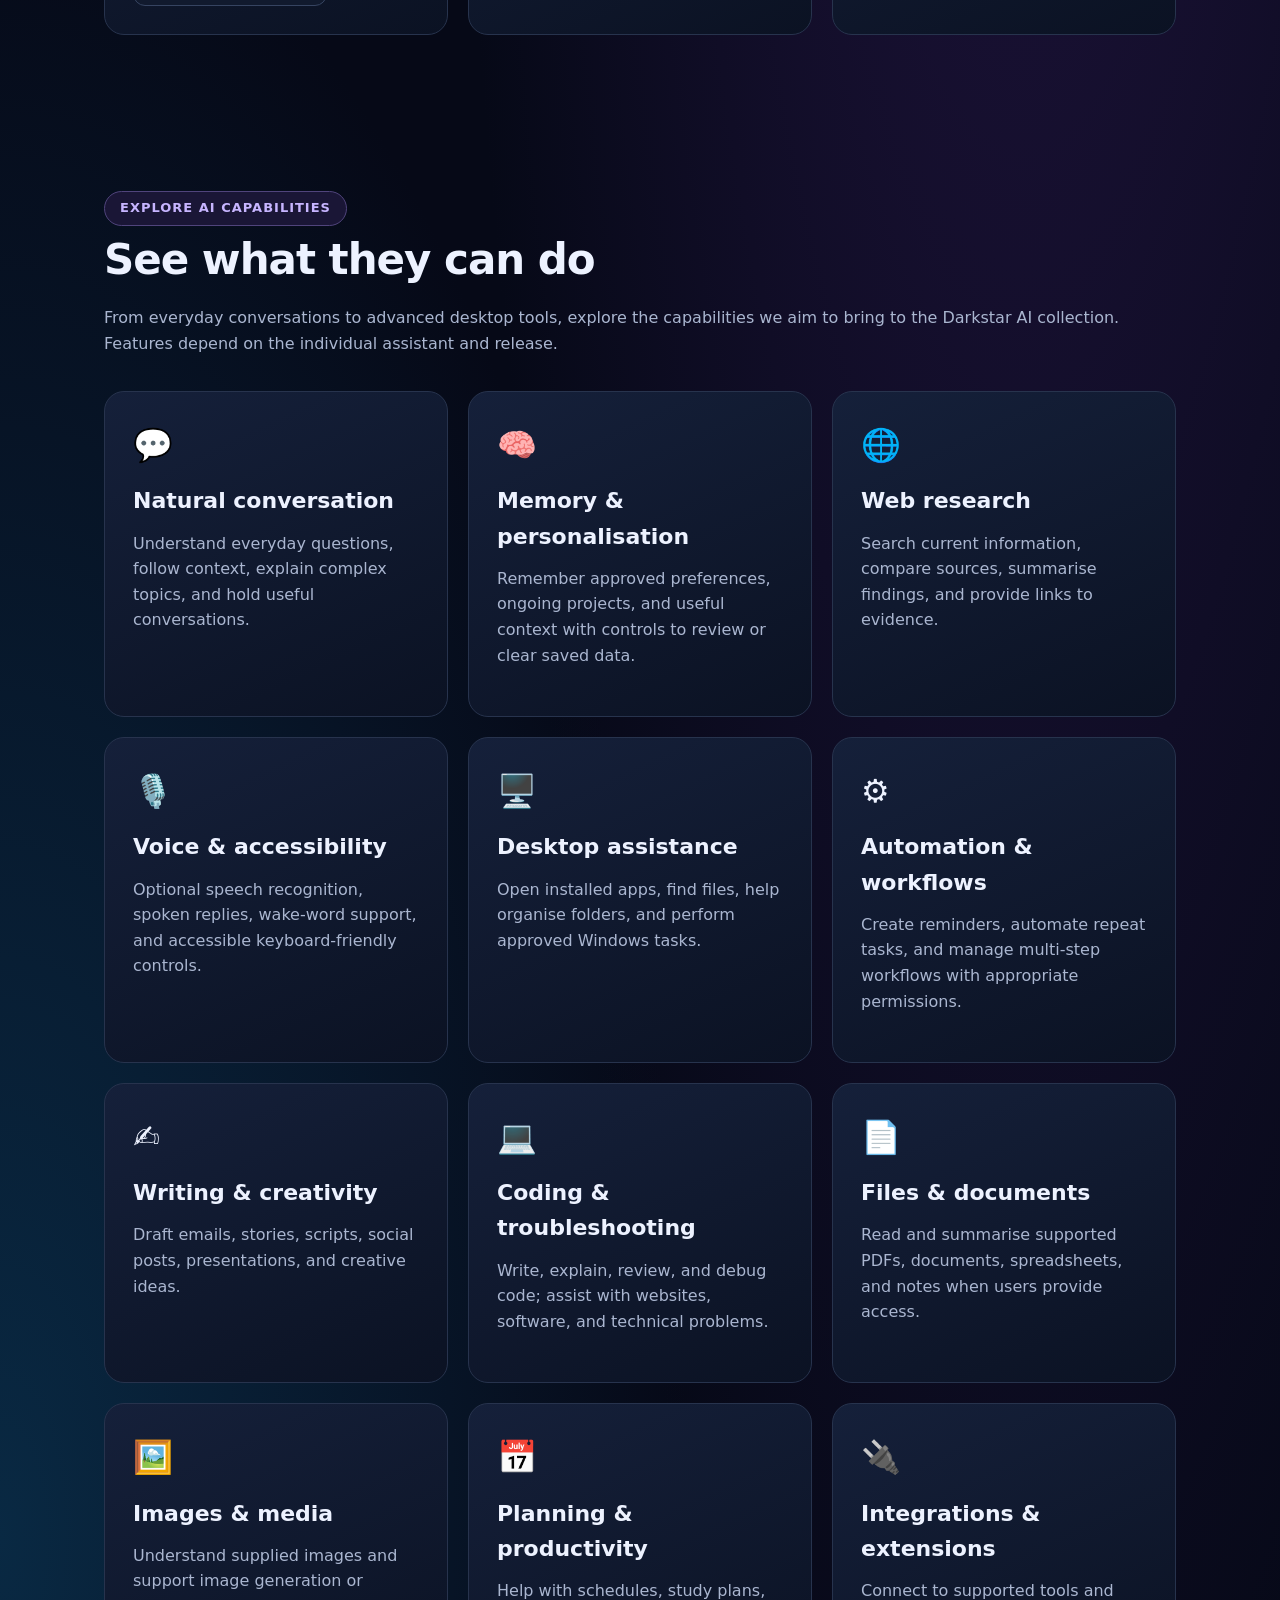
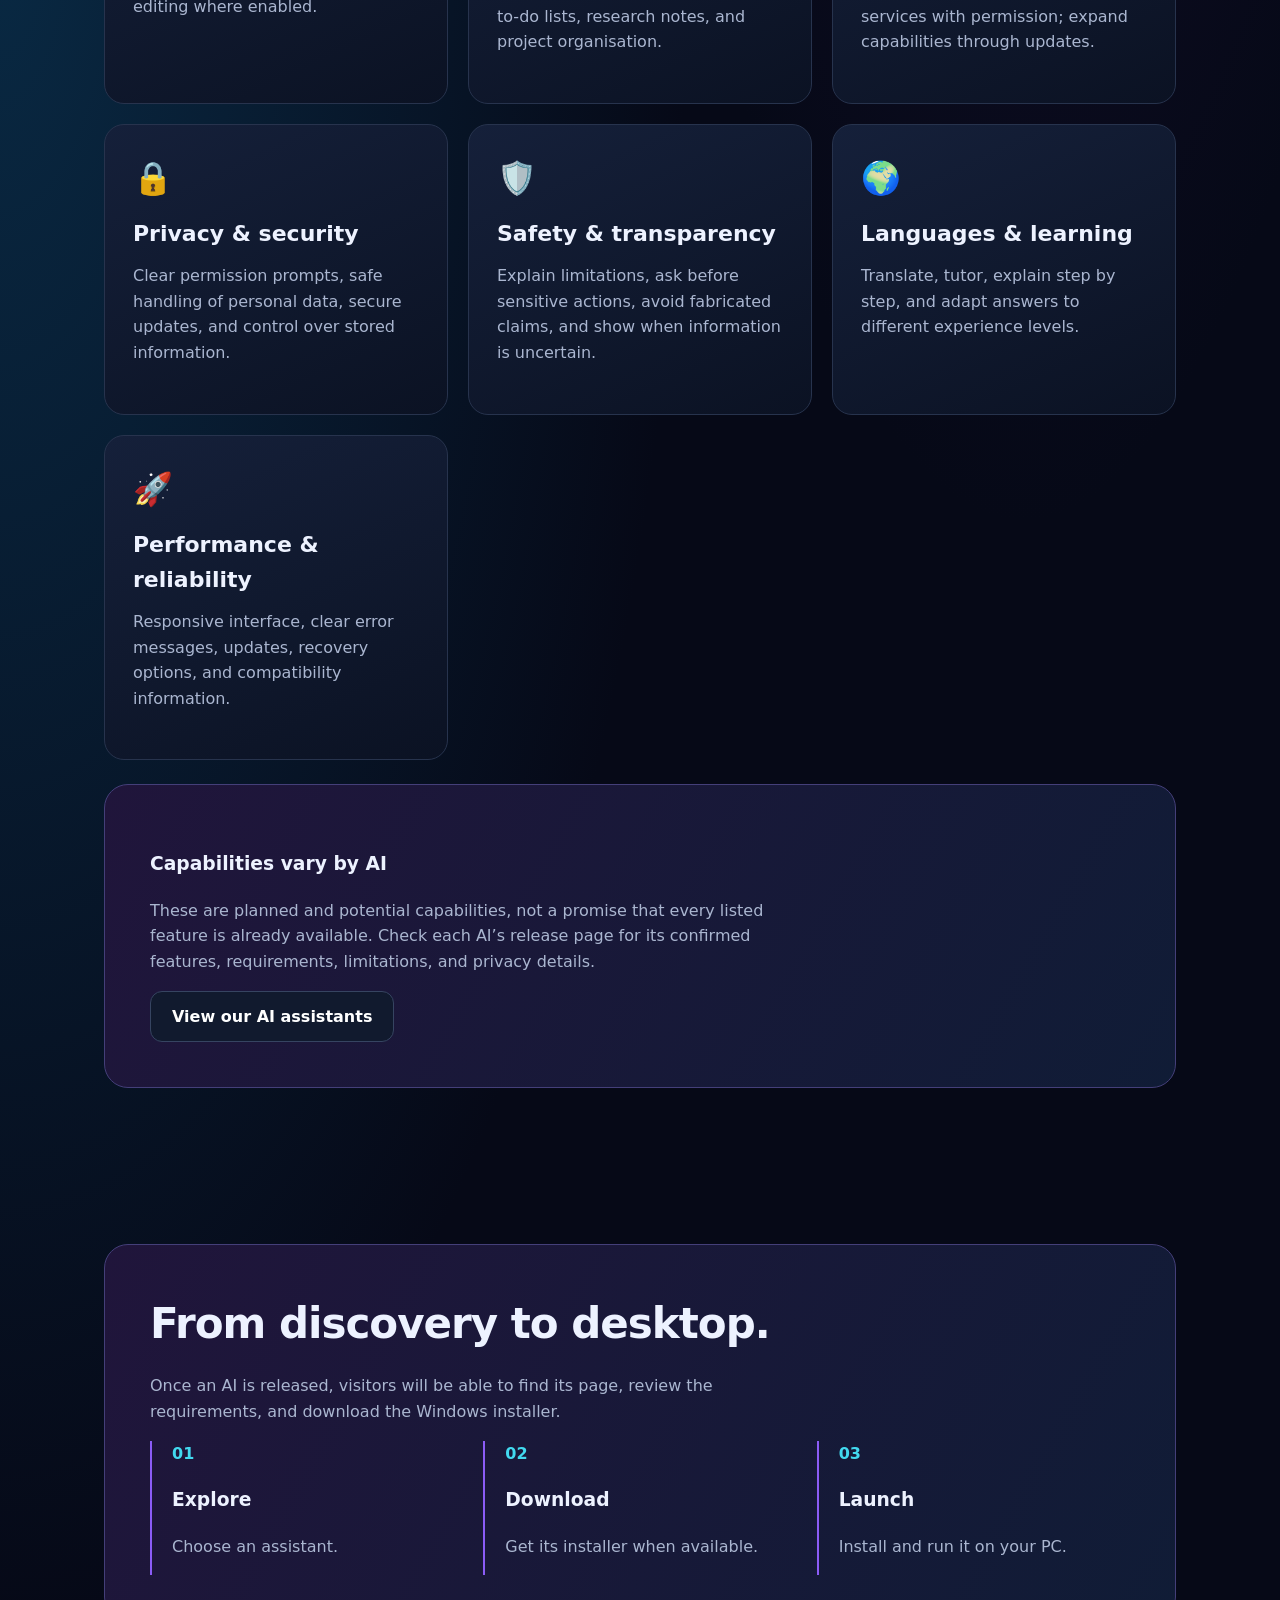
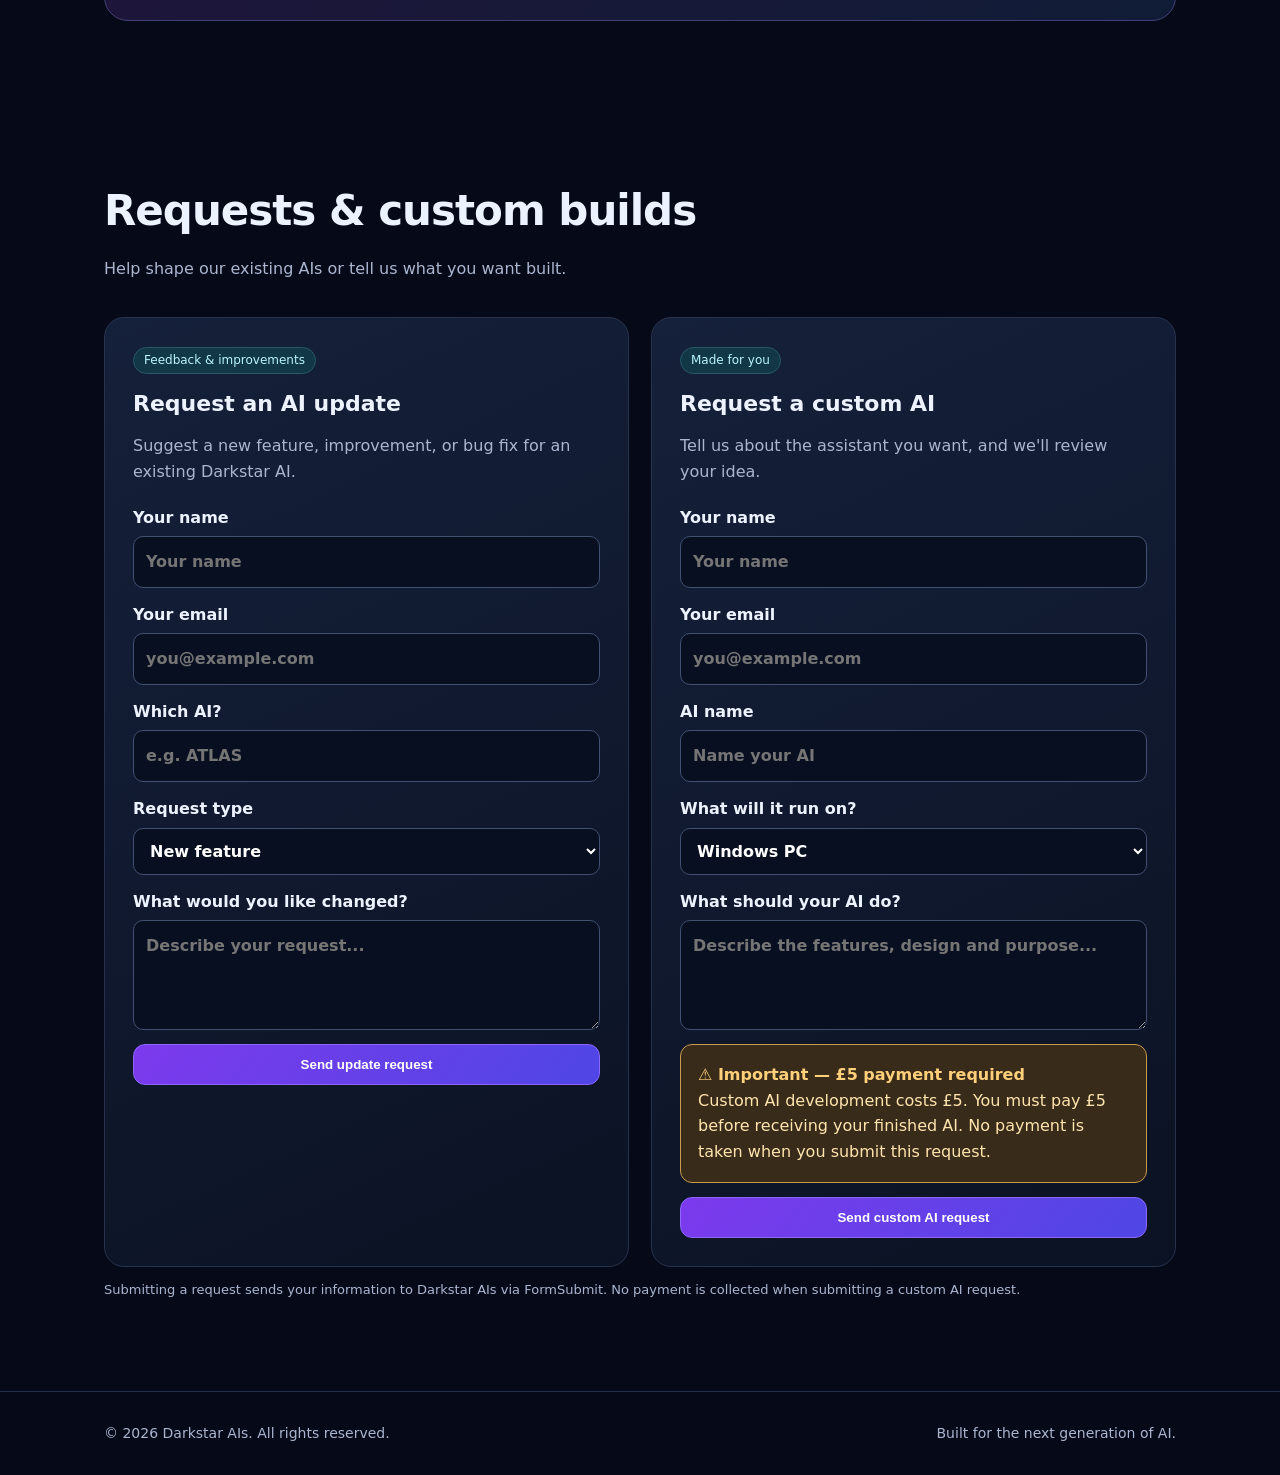
<file: darkstar-ais-index-updated.html>
<!doctype html><html lang="en"><head><meta charset="utf-8"><meta name="viewport" content="width=device-width, initial-scale=1"><meta name="description" content="Darkstar AIs — discover next-generation desktop AI assistants."><title>Darkstar AIs — Your AI Universe</title><style>:root{color-scheme:dark;--bg:#060917;--card:#10182b;--line:#27334d;--accent:#8b5cf6;--cyan:#42d9ef;--text:#edf2ff;--muted:#aab6d0}*{box-sizing:border-box}html{scroll-behavior:smooth}body{margin:0;background:radial-gradient(ellipse at 80% 0%,#241544 0%,transparent 42%),radial-gradient(ellipse at 0% 50%,#092943 0%,transparent 38%),var(--bg);font:16px/1.6 system-ui,Segoe UI,Arial,sans-serif;color:var(--text)}a{color:inherit;text-decoration:none}.wrap{max-width:1120px;margin:auto;padding:0 24px}header{position:sticky;top:0;z-index:3;background:#080d1de8;backdrop-filter:blur(12px);border-bottom:1px solid var(--line)}nav{min-height:74px;display:flex;align-items:center;justify-content:space-between;gap:20px}.brand{font-size:23px;font-weight:850;letter-spacing:.5px}.brand span{color:var(--cyan)}.navlinks{display:flex;gap:24px;color:var(--muted)}.navlinks a:hover{color:white}.btn{display:inline-flex;align-items:center;justify-content:center;border:1px solid #8d67ff;border-radius:12px;padding:12px 21px;background:linear-gradient(125deg,#7c3aed,#4f46e5);font-weight:700;cursor:pointer;color:white}.btn.secondary{background:#111a2e;border-color:#364461}.btn:hover{filter:brightness(1.16)}.hero{padding:115px 0 105px;text-align:center}.eyebrow{display:inline-block;border:1px solid #50447c;border-radius:99px;padding:6px 15px;background:#1a1636;color:#c7b5ff;font-size:13px;font-weight:700;letter-spacing:1px;text-transform:uppercase}h1{font-size:clamp(46px,8vw,84px);line-height:1.08;letter-spacing:-3px;margin:23px auto;max-width:850px}h1 em{font-style:normal;background:linear-gradient(90deg,#9b7aff,#49def0);background-clip:text;color:transparent}.lead{max-width:670px;margin:0 auto 32px;color:var(--muted);font-size:19px}.actions{display:flex;gap:14px;justify-content:center;flex-wrap:wrap}.glow{width:210px;height:210px;border-radius:50%;margin:55px auto 0;display:grid;place-items:center;background:radial-gradient(circle,#192f57 10%,#101126 60%,#0b1020 70%);border:2px solid #5542b9;box-shadow:0 0 70px #683bf35c,inset 0 0 45px #5030ae66;position:relative}.glow:before,.glow:after{content:"";position:absolute;border:1px solid #53479a;border-radius:50%;inset:-19px}.glow:after{inset:-37px;border-color:#253d68}.glow strong{font-size:65px;letter-spacing:-6px;color:#9ddff8}section{padding:78px 0}h2{font-size:clamp(30px,4vw,42px);letter-spacing:-1px;margin:0 0 12px}.sub{color:var(--muted);margin:0 0 35px}.grid{display:grid;grid-template-columns:repeat(3,1fr);gap:20px}.card{border:1px solid var(--line);background:linear-gradient(155deg,#15203a,#0b1223);border-radius:20px;padding:28px}.card .symbol{font-size:32px}.card h3{font-size:22px;margin:12px 0}.card p{color:var(--muted);margin:0 0 20px}.tag{display:inline-block;color:#b9f5ff;background:#123746;border:1px solid #285869;border-radius:99px;padding:3px 10px;font-size:12px}.panel{border:1px solid #443f79;border-radius:24px;padding:45px;background:linear-gradient(120deg,#20153b,#101c36)}.panel p{color:var(--muted);max-width:650px}.request-grid{display:grid;grid-template-columns:1fr 1fr;gap:22px}.request-form{display:grid;gap:14px}.request-form label{display:grid;gap:6px;font-weight:650}.request-form input,.request-form select,.request-form textarea{width:100%;background:#080f20;border:1px solid #415071;border-radius:10px;color:#fff;padding:12px;font:inherit}.request-form textarea{min-height:110px;resize:vertical}.warning{border:1px solid #c99b4d;background:#382b1a;border-radius:12px;padding:17px;color:#ffe4ae}.warning strong{display:block;color:#ffcf79}.form-note{font-size:13px;color:var(--muted)}.steps{display:grid;grid-template-columns:repeat(3,1fr);gap:20px}.step{border-left:2px solid var(--accent);padding-left:20px}.step b{color:var(--cyan)}footer{border-top:1px solid var(--line);padding:30px 0;color:var(--muted);font-size:14px}.footer{display:flex;justify-content:space-between;gap:12px;flex-wrap:wrap}#notice{display:none;margin-top:15px;color:#b5eefa}@media(max-width:720px){.navlinks{gap:12px;font-size:13px}.navlinks a:last-child{display:none}.hero{padding:80px 0}.grid,.steps,.request-grid{grid-template-columns:1fr}.panel{padding:28px}h1{letter-spacing:-1.5px}}</style></head><body><header><div class="wrap"><nav><a class="brand" href="#top">✦ DARKSTAR <span>AIs</span></a><div class="navlinks"><a href="#assistants">Our AIs</a><a href="#features">Features</a><a href="#how">How it works</a><a href="#requests">Requests</a></div><a class="btn" href="#assistants">Explore AIs</a></nav></div></header><main id="top"><div class="wrap hero"><span class="eyebrow">Welcome to the future of AI</span><h1>Your universe of <em>intelligent assistants.</em></h1><p class="lead">Discover powerful AI companions built to make your desktop smarter, your workflow faster, and your ideas limitless.</p><div class="actions"><a class="btn" href="#assistants">Explore our AI assistants</a><a class="btn secondary" href="#features">See what they can do</a></div><div class="glow" aria-label="Darkstar AI emblem"><strong>✦</strong></div></div><section id="assistants"><div class="wrap"><h2>Meet our AI assistants</h2><p class="sub">Explore the Darkstar collection. More assistants can be added as they launch.</p><div class="grid"><article class="card"><div class="symbol">◈</div><span class="tag">Coming soon</span><h3>ATLAS</h3><p>Your Windows AI companion. A place for productivity, conversation, and future desktop integrations.</p><button class="btn secondary" onclick="showNotice()">Download coming soon</button></article><article class="card"><div class="symbol">✧</div><span class="tag">Future release</span><h3>Next Darkstar AI</h3><p>New assistants will appear here as they become ready for public release.</p></article><article class="card"><div class="symbol">✦</div><span class="tag">In development</span><h3>Darkstar Labs</h3><p>Follow the next chapter of the Darkstar AI ecosystem.</p></article></div><p id="notice" role="status">ATLAS is not yet available to download. Add your real installer link before launching downloads.</p></div></section><section id="features"><div class="wrap"><span class="eyebrow">Explore AI capabilities</span><h2>See what they can do</h2><p class="sub">From everyday conversations to advanced desktop tools, explore the capabilities we aim to bring to the Darkstar AI collection. Features depend on the individual assistant and release.</p><div class="grid"><article class="card"><div class="symbol">💬</div><h3>Natural conversation</h3><p>Understand everyday questions, follow context, explain complex topics, and hold useful conversations.</p></article><article class="card"><div class="symbol">🧠</div><h3>Memory & personalisation</h3><p>Remember approved preferences, ongoing projects, and useful context with controls to review or clear saved data.</p></article><article class="card"><div class="symbol">🌐</div><h3>Web research</h3><p>Search current information, compare sources, summarise findings, and provide links to evidence.</p></article><article class="card"><div class="symbol">🎙️</div><h3>Voice & accessibility</h3><p>Optional speech recognition, spoken replies, wake-word support, and accessible keyboard-friendly controls.</p></article><article class="card"><div class="symbol">🖥️</div><h3>Desktop assistance</h3><p>Open installed apps, find files, help organise folders, and perform approved Windows tasks.</p></article><article class="card"><div class="symbol">⚙️</div><h3>Automation & workflows</h3><p>Create reminders, automate repeat tasks, and manage multi-step workflows with appropriate permissions.</p></article><article class="card"><div class="symbol">✍️</div><h3>Writing & creativity</h3><p>Draft emails, stories, scripts, social posts, presentations, and creative ideas.</p></article><article class="card"><div class="symbol">💻</div><h3>Coding & troubleshooting</h3><p>Write, explain, review, and debug code; assist with websites, software, and technical problems.</p></article><article class="card"><div class="symbol">📄</div><h3>Files & documents</h3><p>Read and summarise supported PDFs, documents, spreadsheets, and notes when users provide access.</p></article><article class="card"><div class="symbol">🖼️</div><h3>Images & media</h3><p>Understand supplied images and support image generation or editing where enabled.</p></article><article class="card"><div class="symbol">📅</div><h3>Planning & productivity</h3><p>Help with schedules, study plans, to-do lists, research notes, and project organisation.</p></article><article class="card"><div class="symbol">🔌</div><h3>Integrations & extensions</h3><p>Connect to supported tools and services with permission; expand capabilities through updates.</p></article><article class="card"><div class="symbol">🔒</div><h3>Privacy & security</h3><p>Clear permission prompts, safe handling of personal data, secure updates, and control over stored information.</p></article><article class="card"><div class="symbol">🛡️</div><h3>Safety & transparency</h3><p>Explain limitations, ask before sensitive actions, avoid fabricated claims, and show when information is uncertain.</p></article><article class="card"><div class="symbol">🌍</div><h3>Languages & learning</h3><p>Translate, tutor, explain step by step, and adapt answers to different experience levels.</p></article><article class="card"><div class="symbol">🚀</div><h3>Performance & reliability</h3><p>Responsive interface, clear error messages, updates, recovery options, and compatibility information.</p></article></div><div class="panel" style="margin-top:24px"><h3>Capabilities vary by AI</h3><p>These are planned and potential capabilities, not a promise that every listed feature is already available. Check each AI’s release page for its confirmed features, requirements, limitations, and privacy details.</p><a class="btn secondary" href="#assistants">View our AI assistants</a></div></div></section><section id="how"><div class="wrap"><div class="panel"><h2>From discovery to desktop.</h2><p>Once an AI is released, visitors will be able to find its page, review the requirements, and download the Windows installer.</p><div class="steps"><div class="step"><b>01</b><h3>Explore</h3><p>Choose an assistant.</p></div><div class="step"><b>02</b><h3>Download</h3><p>Get its installer when available.</p></div><div class="step"><b>03</b><h3>Launch</h3><p>Install and run it on your PC.</p></div></div></div></div></section><section id="requests"><div class="wrap"><h2>Requests & custom builds</h2><p class="sub">Help shape our existing AIs or tell us what you want built.</p><div class="request-grid"><article class="card"><span class="tag">Feedback & improvements</span><h3>Request an AI update</h3><p>Suggest a new feature, improvement, or bug fix for an existing Darkstar AI.</p><form class="request-form" id="update-form"><label>Your name<input name="name" required maxlength="100" placeholder="Your name"></label><label>Your email<input name="email" type="email" required placeholder="you@example.com"></label><label>Which AI?<input name="ai" required maxlength="100" placeholder="e.g. ATLAS"></label><label>Request type<select name="type" required><option value="Feature request">New feature</option><option value="Bug report">Bug fix</option><option value="Improvement">Improvement</option></select></label><label>What would you like changed?<textarea name="details" required maxlength="4000" placeholder="Describe your request..."></textarea></label><button class="btn" type="submit">Send update request</button></form></article><article class="card"><span class="tag">Made for you</span><h3>Request a custom AI</h3><p>Tell us about the assistant you want, and we'll review your idea.</p><form class="request-form" id="custom-form"><label>Your name<input name="name" required maxlength="100" placeholder="Your name"></label><label>Your email<input name="email" type="email" required placeholder="you@example.com"></label><label>AI name<input name="ai" required maxlength="100" placeholder="Name your AI"></label><label>What will it run on?<select name="platform" required><option value="Windows PC">Windows PC</option><option value="Web">Website / browser</option><option value="Other">Other / discuss with me</option></select></label><label>What should your AI do?<textarea name="details" required maxlength="4000" placeholder="Describe the features, design and purpose..."></textarea></label><div class="warning" role="note"><strong>⚠ Important — £5 payment required</strong>Custom AI development costs £5. You must pay £5 before receiving your finished AI. No payment is taken when you submit this request.</div><button class="btn" type="submit">Send custom AI request</button></form></article></div><p class="form-note" id="request-status" role="status" aria-live="polite">Request forms open your email app with the details filled in. The website owner must configure a receiving email address before requests can be sent.</p></div></section></main><footer><div class="wrap footer"><span>© <span id="year"></span> Darkstar AIs. All rights reserved.</span><span>Built for the next generation of AI.</span></div></footer><script>document.getElementById('year').textContent=new Date().getFullYear();function showNotice(){document.getElementById('notice').style.display='block';document.getElementById('notice').scrollIntoView({behavior:'smooth',block:'nearest'})}const REQUEST_EMAIL = "darkstars5771@gmail.com"; // Website owner: enter your receiving email address here.
for(const [id,subject] of [['update-form','Darkstar AIs - Update Request'],['custom-form','Darkstar AIs - Custom AI Request']]){
  const form=document.getElementById(id);
  form.action='https://formsubmit.co/'+REQUEST_EMAIL;
  form.method='POST';
  const subjectField=document.createElement('input');
  subjectField.type='hidden';subjectField.name='_subject';subjectField.value=subject;
  form.appendChild(subjectField);
  const captcha=document.createElement('input');
  captcha.type='hidden';captcha.name='_captcha';captcha.value='true';
  form.appendChild(captcha);
  if(id==='custom-form'){
    const acknowledgement=document.createElement('input');
    acknowledgement.type='hidden';acknowledgement.name='payment_notice';
    acknowledgement.value='£5 payment is required before delivery; no payment is taken on submission.';
    form.appendChild(acknowledgement);
  }
}
document.getElementById('request-status').textContent='Submitting a request sends your information to Darkstar AIs via FormSubmit. No payment is collected when submitting a custom AI request.';
</script></body></html>
</file>
